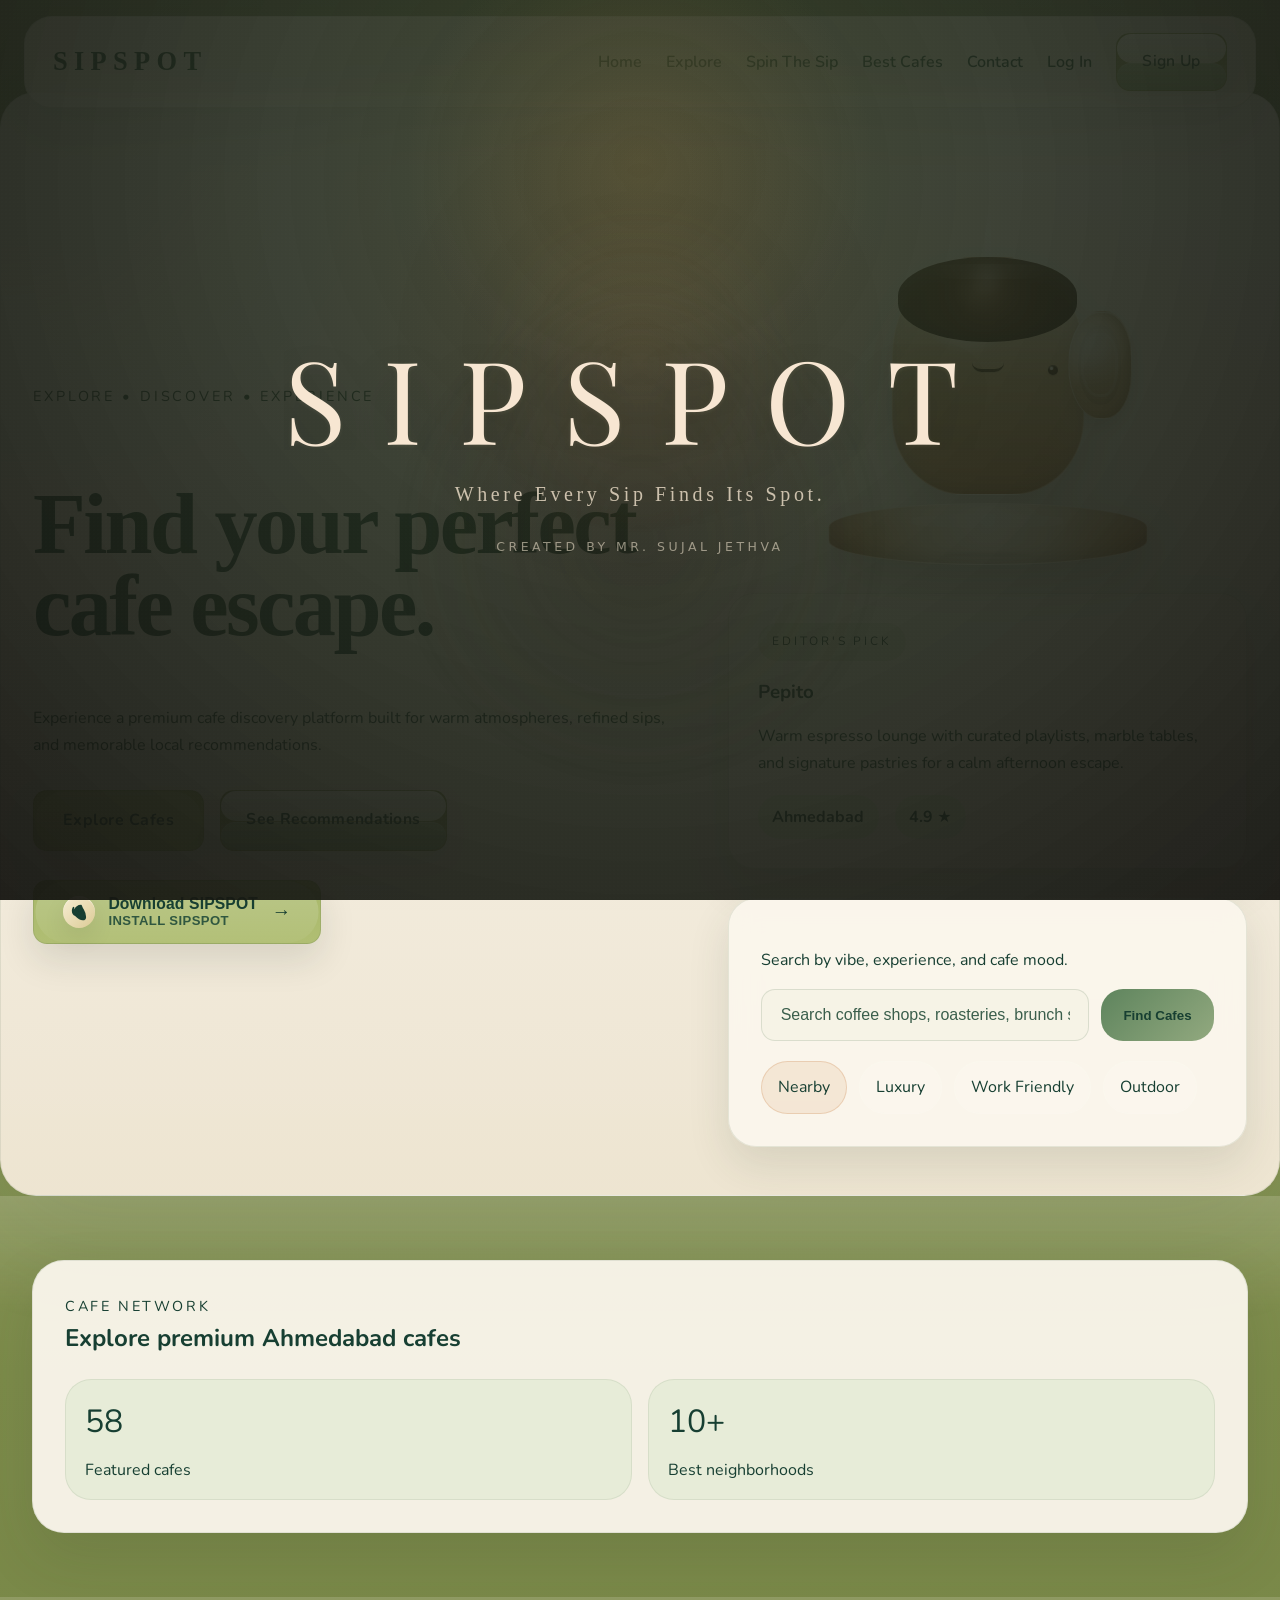
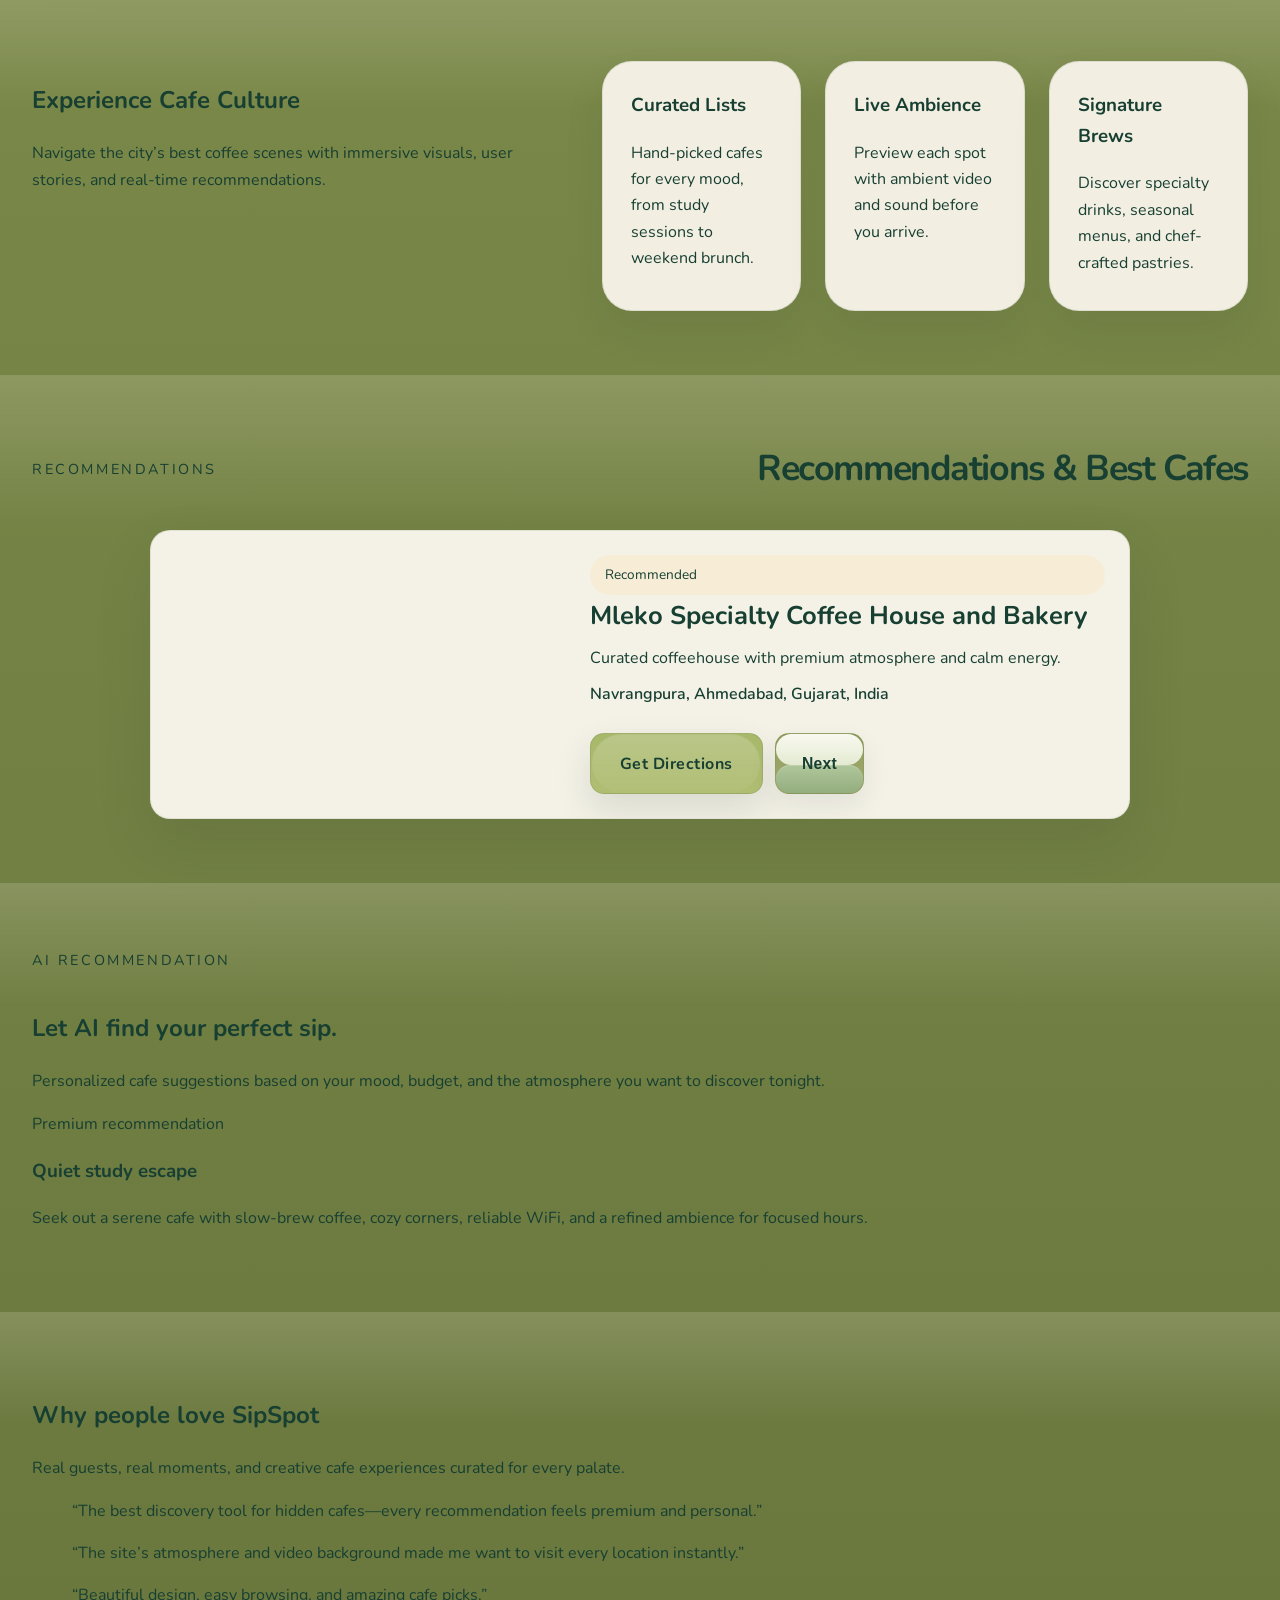
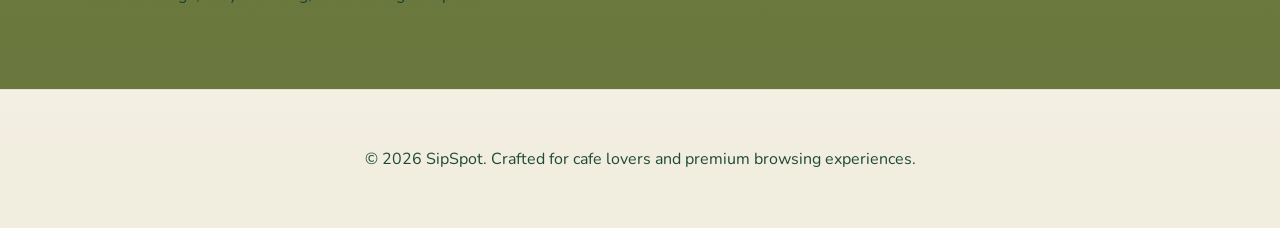
<file: index.html>
<!DOCTYPE html>
<html lang="en">
  <head>
    <meta charset="UTF-8" />
    <meta name="viewport" content="width=device-width, initial-scale=1.0" />
    <title>SipSpot Cafe Explorer</title>
    <link rel="stylesheet" href="styles.css?v=2" />
    <link rel="manifest" href="./manifest.webmanifest" />
    <link rel="apple-touch-icon" href="./icons/icon-192.jpg" />
    <link rel="icon" href="./icons/icon.jpg" type="image/jpeg" />
    <link rel="shortcut icon" href="./icons/icon-192.jpg" />
    <meta name="theme-color" content="#2b190f" />
    <meta name="mobile-web-app-capable" content="yes" />
    <meta name="apple-mobile-web-app-capable" content="yes" />
    <meta name="apple-mobile-web-app-status-bar-style" content="black-translucent" />
  </head>
  <body>
    <div id="intro-screen" class="intro-screen">
      <div class="intro-background"></div>
      <div class="intro-grain"></div>
      <div class="intro-haze"></div>
      <div class="intro-content">
        <div class="intro-title">SIPSPOT</div>
        <div class="intro-tagline">Where Every Sip Finds Its Spot.</div>
        <div class="intro-credit">Created by MR. SUJAL JETHVA</div>
      </div>
    </div>
    <div class="video-wrap">
      <video autoplay muted loop playsinline preload="auto" class="bg-video">
        <source src="https://cdn.coverr.co/videos/coverr-coffee-shop-1012/1080p.mp4" type="video/mp4" />
        Your browser does not support the video tag.
      </video>
      <div class="video-overlay"></div>
    </div>

    <header class="site-header">
      <div class="brand">SipSpot</div>
      <nav class="nav-links">
        <a href="index.html">Home</a>
        <a href="explore.html" onclick="return ensureExploreAccess(event)">Explore</a>
        <a href="spin.html">Spin The Sip</a>
        <a href="#featured">Best Cafes</a>
        <a href="#contact">Contact</a>
        <a href="login.html">Log In</a>
        <a href="signup.html" class="button secondary cta-simple">Sign Up</a>
      </nav>
      <button class="menu-toggle" aria-label="Toggle navigation">☰</button>
    </header>

    <main class="hero-section">
      <div class="hero-copy">
        <span class="eyebrow">EXPLORE • DISCOVER • EXPERIENCE</span>
        <h1>Find your perfect cafe escape.</h1>
        <p>Experience a premium cafe discovery platform built for warm atmospheres, refined sips, and memorable local recommendations.</p>
        <div class="hero-actions">
          <a href="explore.html" class="button primary" onclick="return ensureExploreAccess(event)">Explore Cafes</a>
          <a href="#featured" class="button secondary cta-simple">See Recommendations</a>
        </div>
        <div class="install-panel">
          <button id="install-btn" class="button primary install-button" type="button">
            <span class="install-icon" aria-hidden="true">
              <svg viewBox="0 0 24 24" xmlns="http://www.w3.org/2000/svg" role="img" aria-hidden="true">
                <path d="M6.5 10.5C8.3 7.1 11 5 14 5c0 0 .8 2.2 2.2 4.6 1.4 2.4 2.3 5.3 2.3 7.5 0 1.5-1.2 2.7-2.7 2.7-2.1 0-4.8-1.6-7.8-4.6C5.5 14.3 5 12.2 5 10.5c0-1.2.3-2.4.9-3.4" fill="none" stroke="currentColor" stroke-width="1.8" stroke-linecap="round" stroke-linejoin="round" />
                <path d="M12 7v6" stroke="currentColor" stroke-width="1.8" stroke-linecap="round" />
                <path d="M9.5 11.5L12 14l2.5-2.5" stroke="currentColor" stroke-width="1.8" stroke-linecap="round" stroke-linejoin="round" />
              </svg>
            </span>
            <span class="install-copy">
              <span class="install-title">Download SIPSPOT</span>
              <span class="install-subtitle">INSTALL SIPSPOT</span>
            </span>
          </button>
        </div>
      </div>
      <div class="hero-right">
        <div class="hero-cup-illustration" aria-hidden="true">
          <div class="cup-shadow"></div>
          <div class="cup-wrap">
            <div class="cup-steam">
              <span></span>
              <span></span>
            </div>
            <div class="cup-body"></div>
            <div class="cup-handle"></div>
            <div class="cup-fill"></div>
            <div class="cup-face">
              <span class="cup-eye cup-eye--left"></span>
              <span class="cup-eye cup-eye--right"></span>
              <span class="cup-smile"></span>
            </div>
          </div>
          <div class="cup-saucer"></div>
        </div>
        <div class="hero-panel">
          <span class="hero-badge">Editor's Pick</span>
          <h3>Pepito</h3>
          <p>Warm espresso lounge with curated playlists, marble tables, and signature pastries for a calm afternoon escape.</p>
          <div class="hero-panel-meta">
            <span>Ahmedabad</span>
            <span>4.9 ★</span>
          </div>
        </div>
        <div class="hero-search-card">
          <p>Search by vibe, experience, and cafe mood.</p>
          <div class="search-box">
            <input id="hero-search-input" type="text" placeholder="Search coffee shops, roasteries, brunch spots..." aria-label="Search cafes" />
            <button id="hero-search-button" type="button">Find Cafes</button>
          </div>
          <div class="search-chips">
            <span class="active">Nearby</span>
            <span>Luxury</span>
            <span>Work Friendly</span>
            <span>Outdoor</span>
          </div>
        </div>
      </div>
    </main>

    <section class="section cafe-network-card">
      <div class="rating-card">
        <div>
          <span class="eyebrow">Cafe Network</span>
          <h2>Explore premium Ahmedabad cafes</h2>
        </div>
        <div class="rating-summary">
          <div class="rating-stat">
            <span>58</span>
            <p>Featured cafes</p>
          </div>
          <div class="rating-stat">
            <span>10+</span>
            <p>Best neighborhoods</p>
          </div>
        </div>
      </div>
    </section>

    <section id="explore" class="section intro-grid">
      <div>
        <h2>Experience Cafe Culture</h2>
        <p>Navigate the city’s best coffee scenes with immersive visuals, user stories, and real-time recommendations.</p>
      </div>
      <div class="feature-grid">
        <article>
          <h3>Curated Lists</h3>
          <p>Hand-picked cafes for every mood, from study sessions to weekend brunch.</p>
        </article>
        <article>
          <h3>Live Ambience</h3>
          <p>Preview each spot with ambient video and sound before you arrive.</p>
        </article>
        <article>
          <h3>Signature Brews</h3>
          <p>Discover specialty drinks, seasonal menus, and chef-crafted pastries.</p>
        </article>
      </div>
    </section>

    <section id="featured" class="section featured-cafes">
      <div class="section-header">
        <span class="eyebrow">Recommendations</span>
        <h2>Recommendations & Best Cafes</h2>
      </div>
      <div id="featured-rotator" class="featured-rotator">
        <div class="featured-card rotating-fade" id="featured-card">
          <div class="featured-media" id="featured-media" aria-hidden="true"></div>
          <div class="featured-copy">
            <span class="card-tag" id="featured-tag">Curated Pick</span>
            <h3 id="featured-name">Pepito</h3>
            <p id="featured-vibe">Warm espresso lounge with curated playlists, marble tables, and signature pastries.</p>
            <p class="featured-address" id="featured-address">Ahmedabad, Gujarat, India</p>
            <div class="featured-actions">
              <a id="featured-explore" class="button primary" target="_blank" rel="noreferrer noopener">Get Directions</a>
              <button id="featured-next" class="button secondary cta-simple">Next</button>
            </div>
          </div>
        </div>
      </div>
    </section>

    <section class="section ai-recommendation">
      <div class="ai-panel">
        <div class="ai-copy">
          <span class="eyebrow">AI Recommendation</span>
          <h2>Let AI find your perfect sip.</h2>
          <p>Personalized cafe suggestions based on your mood, budget, and the atmosphere you want to discover tonight.</p>
          <div class="ai-badge">Premium recommendation</div>
        </div>
        <div class="ai-card">
          <h3>Quiet study escape</h3>
          <p>Seek out a serene cafe with slow-brew coffee, cozy corners, reliable WiFi, and a refined ambience for focused hours.</p>
        </div>
      </div>
    </section>

    <section id="testimonials" class="section testimonials-section">
      <div>
        <h2>Why people love SipSpot</h2>
        <p>Real guests, real moments, and creative cafe experiences curated for every palate.</p>
      </div>
      <div class="testimonial-grid">
        <blockquote>“The best discovery tool for hidden cafes—every recommendation feels premium and personal.”</blockquote>
        <blockquote>“The site’s atmosphere and video background made me want to visit every location instantly.”</blockquote>
        <blockquote>“Beautiful design, easy browsing, and amazing cafe picks.”</blockquote>
      </div>
    </section>

    

    <footer class="site-footer">
      <p>© 2026 SipSpot. Crafted for cafe lovers and premium browsing experiences.</p>
    </footer>

    <div id="pwa-install-modal" class="pwa-install-modal hidden" role="dialog" aria-modal="true" aria-labelledby="pwa-install-title">
      <div class="pwa-install-content">
        <div class="pwa-modal-header">
          <div>
            <span class="pwa-install-badge">Take SIPSPOT With You ☕</span>
            <h2 id="pwa-install-title" class="pwa-modal-title">Install SIPSPOT</h2>
          </div>
          <button type="button" class="pwa-install-close pwa-close" aria-label="Close install instructions">×</button>
        </div>
        <p class="pwa-modal-copy">Install SIPSPOT and discover your next cafe faster from your home screen.</p>
        <div id="pwa-install-instructions" class="pwa-instruction-list"></div>
        <div class="pwa-install-actions">
          <button type="button" class="pwa-install-action">INSTALL SIPSPOT</button>
          <button type="button" class="pwa-install-cancel">NOT NOW</button>
        </div>
      </div>
    </div>

    <script src="script.js"></script>
    <div id="cinematic-bg" aria-hidden="true"></div>
    <div id="cinematic-overlay" aria-hidden="true">
      <div class="vignette"></div>
      <div class="light-rays"></div>
      <canvas class="cinematic-canvas" id="cinematic-canvas"></canvas>
      <div class="overlay-spot"></div>
    </div>
  </body>
</html>
</file>
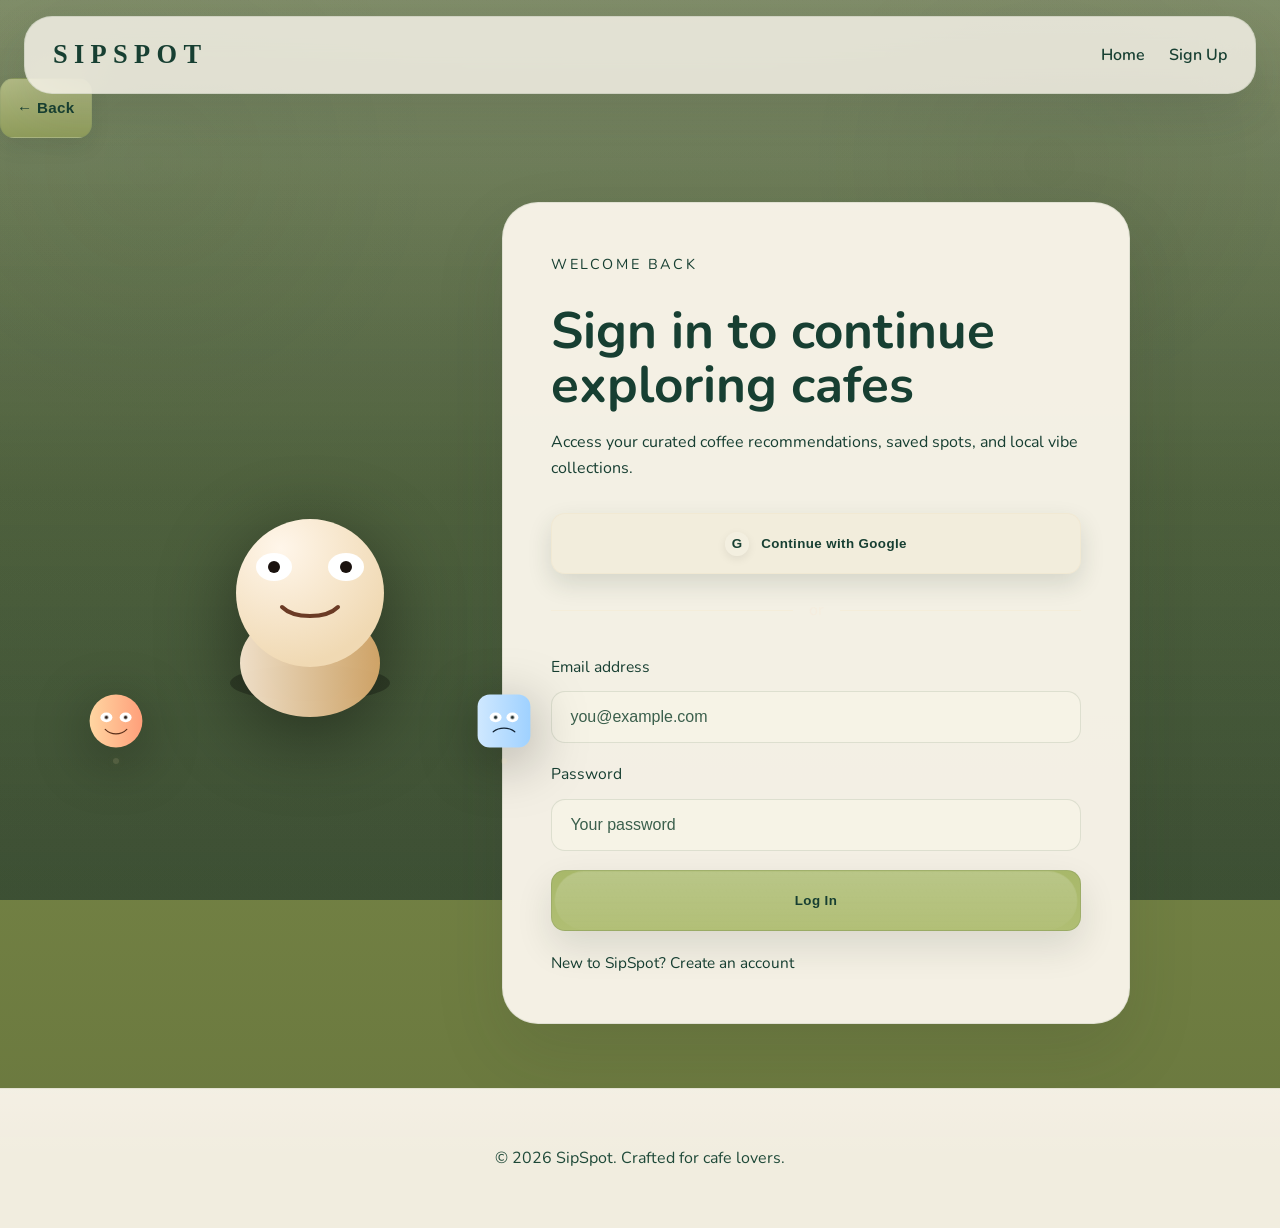
<file: explore.html>
<!DOCTYPE html>
<html lang="en">
  <head>
    <meta charset="UTF-8" />
    <meta name="viewport" content="width=device-width, initial-scale=1.0" />
    <title>Explore Cafes - SipSpot</title>
    <link rel="stylesheet" href="styles.css?v=2" />
    <link rel="manifest" href="./manifest.webmanifest" />
    <link rel="apple-touch-icon" href="./icons/icon-192.jpg" />
    <link rel="icon" href="./icons/icon.jpg" type="image/jpeg" />
    <link rel="shortcut icon" href="./icons/icon-192.jpg" />
    <meta name="theme-color" content="#2b190f" />
    <meta name="mobile-web-app-capable" content="yes" />
    <meta name="apple-mobile-web-app-capable" content="yes" />
    <meta name="apple-mobile-web-app-status-bar-style" content="black-translucent" />
  </head>
  <body>
    <div class="video-wrap">
      <video autoplay muted loop playsinline preload="auto" class="bg-video">
        <source src="https://cdn.coverr.co/videos/coverr-coffee-shop-1012/1080p.mp4" type="video/mp4" />
        Your browser does not support the video tag.
      </video>
      <div class="video-overlay"></div>
    </div>

    <header class="site-header auth-header">
      <div class="brand">SipSpot</div>
      <nav class="nav-links">
        <a href="index.html">Home</a>
        <a href="explore.html" class="active">Explore</a>
        <a href="spin.html">Spin The Sip</a>
        <a href="login.html">Log In</a>
        <a href="signup.html" class="button secondary cta-simple">Sign Up</a>
      </nav>
    </header>
    <button class="button secondary back-button" type="button" onclick="goBack()">← Back</button>

    <main class="section explore-page">
      <section class="explore-hero">
        <div>
          <span class="eyebrow">Cafe Explorer</span>
          <h1>Ahmedabad cafe moods</h1>
          <p>Only the cafe name, vibe, and directions — designed to feel luxurious, calm, and effortless.</p>
        </div>
        <div class="platform-stats">
          <div>
            <span class="stat-label">Curated list</span>
            <strong>58 cafes</strong>
          </div>
          <div>
            <span class="stat-label">City coverage</span>
            <strong>Ahmedabad</strong>
          </div>
        </div>
      </section>

      <section class="section explore-list-section">
        <div class="section-header">
          <span class="eyebrow">All cafes in one view</span>
          <h2>Premium cafe showcase</h2>
          <p class="section-subtitle">Every cafe is visible together in a single premium grid. Hover to focus, click to open exact directions.</p>
        </div>
        <div class="explore-search-panel">
          <input id="explore-search-input" class="explore-search-input" type="search" placeholder="Search cafes by name..." aria-label="Search cafes in the gallery" />
          <span class="search-hint">Start typing to filter the entire cafe collection.</span>
        </div>
        <div class="add-cafe-panel">
          <form id="add-cafe-form" class="add-cafe-form" novalidate>
            <h3>Add a Cafe</h3>
            <p class="form-sub">Only name, vibe and Google Maps link are required.</p>
            <label for="add-name">Cafe Name</label>
            <input id="add-name" name="name" type="text" placeholder="Enter cafe name" required />

            <label for="add-vibe">Cafe Vibe</label>
            <input id="add-vibe" name="vibe" type="text" placeholder="Describe the cafe vibe" required />

            <label for="add-link">Cafe Location Link</label>
            <input id="add-link" name="link" type="url" placeholder="Paste Google Maps location link" required />

            <div class="form-row">
              <button id="add-cafe-btn" class="button primary">+ ADD CAFE</button>
              <div id="add-cafe-msg" class="add-cafe-msg" aria-live="polite"></div>
            </div>
          </form>
        </div>
        <div class="explore-grid" id="cafe-gallery"></div>
      </section>
    </main>

    <footer class="site-footer auth-footer-note">
      <p>© 2026 SipSpot.</p>
    </footer>

    <script src="script.js"></script>
    <div id="cinematic-bg" aria-hidden="true"></div>
    <div id="cinematic-overlay" aria-hidden="true">
      <div class="vignette"></div>
      <div class="light-rays"></div>
      <canvas class="cinematic-canvas" id="cinematic-canvas"></canvas>
      <div class="overlay-spot"></div>
    </div>
  </body>
</html>
</file>
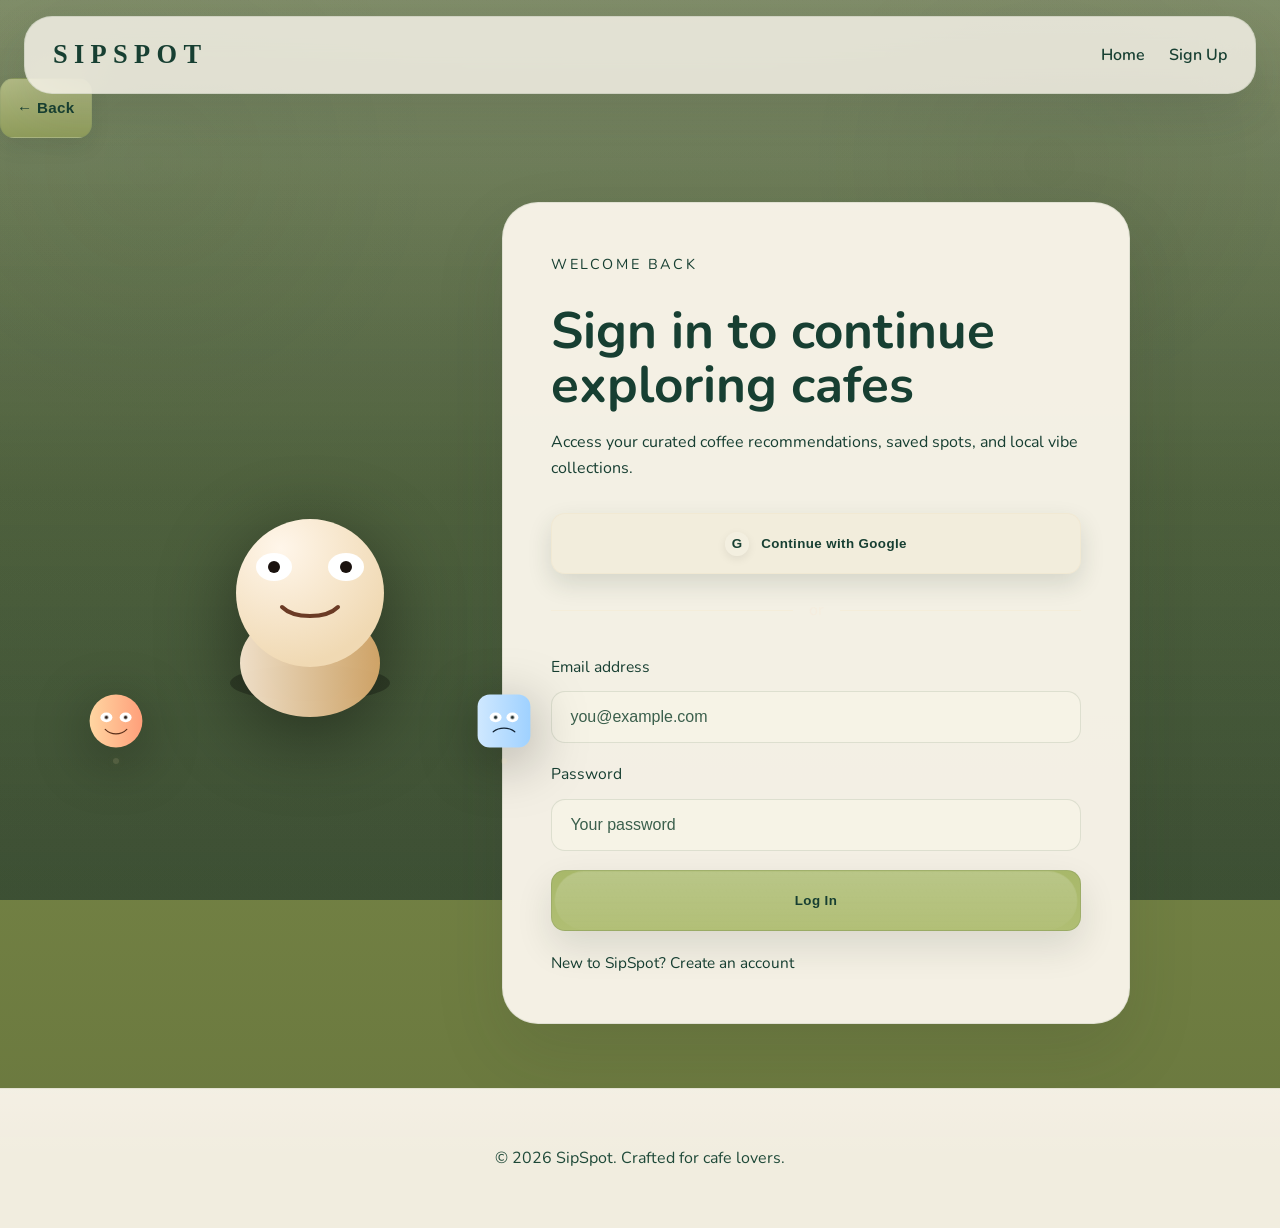
<file: login.html>
<!DOCTYPE html>
<html lang="en">
  <head>
    <meta charset="UTF-8" />
    <meta name="viewport" content="width=device-width, initial-scale=1.0" />
    <title>Sign In - SipSpot</title>
    <link rel="stylesheet" href="styles.css?v=2" />
    <link rel="manifest" href="./manifest.webmanifest" />
    <link rel="apple-touch-icon" href="./icons/icon-192.jpg" />
    <link rel="icon" href="./icons/icon.jpg" type="image/jpeg" />
    <link rel="shortcut icon" href="./icons/icon-192.jpg" />
    <meta name="theme-color" content="#2b190f" />
    <meta name="mobile-web-app-capable" content="yes" />
    <meta name="apple-mobile-web-app-capable" content="yes" />
    <meta name="apple-mobile-web-app-status-bar-style" content="black-translucent" />
  </head>
  <body>
    <div class="video-wrap">
      <video autoplay muted loop playsinline preload="auto" class="bg-video">
        <source src="https://cdn.coverr.co/videos/coverr-coffee-shop-1012/1080p.mp4" type="video/mp4" />
        Your browser does not support the video tag.
      </video>
      <div class="video-overlay"></div>
    </div>

    <header class="site-header auth-header">
      <div class="brand">SipSpot</div>
      <nav class="nav-links">
        <a href="index.html">Home</a>
        <a href="signup.html">Sign Up</a>
      </nav>
    </header>
    <button class="button secondary back-button" type="button" onclick="goBack()">← Back</button>

    <main class="auth-page">
      <div class="auth-layout">
        <div class="character-wrap" aria-hidden="true">
          <div class="characters-group">
            <div class="side-character left">
              <!-- Small fun left character -->
              <svg class="small-character small-left" viewBox="0 0 140 140" xmlns="http://www.w3.org/2000/svg" aria-hidden="true">
                <defs>
                  <linearGradient id="gLeft" x1="0" x2="1"><stop offset="0%" stop-color="#ffd6a2"/><stop offset="100%" stop-color="#ff9f7a"/></linearGradient>
                </defs>
                <g transform="translate(70,70)">
                  <circle cx="0" cy="0" r="44" fill="url(#gLeft)" />
                  <g class="eye left-eye-small" transform="translate(-16,-6)">
                    <ellipse cx="0" cy="0" rx="10" ry="8" fill="#fff"/>
                    <circle class="pupil-small" cx="0" cy="0" r="3" fill="#2b1e17"/>
                  </g>
                  <g class="eye right-eye-small" transform="translate(16,-6)">
                    <ellipse cx="0" cy="0" rx="10" ry="8" fill="#fff"/>
                    <circle class="pupil-small" cx="0" cy="0" r="3" fill="#2b1e17"/>
                  </g>
                  <path d="M-18,14 C-8,24 8,24 18,14" stroke="#5a2f1a" stroke-width="2" fill="none" stroke-linecap="round"/>
                </g>
              </svg>
            </div>
            <div class="main-character">
          <!-- Cute 3D-style cartoon character (SVG layers) -->
          <svg class="character" viewBox="0 0 280 300" xmlns="http://www.w3.org/2000/svg" aria-hidden="true">
            <defs>
              <radialGradient id="skinGrad" cx="30%" cy="20%" r="80%">
                <stop offset="0%" stop-color="#fff6ea" stop-opacity="1"/>
                <stop offset="100%" stop-color="#f0d9b3" stop-opacity="1"/>
              </radialGradient>
              <linearGradient id="cupGrad" x1="0" x2="1">
                <stop offset="0%" stop-color="#f8e7d0"/>
                <stop offset="100%" stop-color="#d6a86a"/>
              </linearGradient>
            </defs>
            <g class="shadow" transform="translate(140,220)">
              <ellipse cx="0" cy="0" rx="80" ry="18" fill="rgba(0,0,0,0.28)"/>
            </g>
            <g class="body" transform="translate(140,140)">
              <ellipse cx="0" cy="60" rx="70" ry="54" fill="url(#cupGrad)" opacity="0.95"/>
              <circle cx="0" cy="-10" r="74" fill="url(#skinGrad)"/>
            </g>
            <g class="face" transform="translate(140,110)">
              <g class="eye left-eye" transform="translate(-36,-6)">
                <ellipse class="sclera" cx="0" cy="0" rx="18" ry="14" fill="#fff"/>
                <circle class="pupil" id="pupil-left" cx="0" cy="0" r="6" fill="#1a120e"/>
              </g>
              <g class="eye right-eye" transform="translate(36,-6)">
                <ellipse class="sclera" cx="0" cy="0" rx="18" ry="14" fill="#fff"/>
                <circle class="pupil" id="pupil-right" cx="0" cy="0" r="6" fill="#1a120e"/>
              </g>
              <g class="mouth" transform="translate(0,28)">
                <path class="smile" d="M-28,6 C-16,18 16,18 28,6" stroke="#6b3b25" stroke-width="4" fill="none" stroke-linecap="round"/>
              </g>
              <!-- shy hand that can cover eyes -->
              <g class="hand left-hand" transform="translate(-40,4)">
                <ellipse cx="0" cy="0" rx="12" ry="8" fill="#e0c29a" opacity="0"/>
              </g>
              <g class="hand right-hand" transform="translate(40,4)">
                <ellipse cx="0" cy="0" rx="12" ry="8" fill="#e0c29a" opacity="0"/>
              </g>
            </g>
          </svg>
            </div>
            <div class="side-character right">
              <!-- Small fun right character -->
              <svg class="small-character small-right" viewBox="0 0 140 140" xmlns="http://www.w3.org/2000/svg" aria-hidden="true">
                <defs>
                  <linearGradient id="gRight" x1="0" x2="1"><stop offset="0%" stop-color="#cfe8ff"/><stop offset="100%" stop-color="#9fd1ff"/></linearGradient>
                </defs>
                <g transform="translate(70,70)">
                  <rect x="-44" y="-44" width="88" height="88" rx="20" fill="url(#gRight)" />
                  <g class="eye left-eye-small" transform="translate(-14,-6)">
                    <ellipse cx="0" cy="0" rx="10" ry="8" fill="#fff"/>
                    <circle class="pupil-small" cx="0" cy="0" r="3" fill="#1e2b2b"/>
                  </g>
                  <g class="eye right-eye-small" transform="translate(14,-6)">
                    <ellipse cx="0" cy="0" rx="10" ry="8" fill="#fff"/>
                    <circle class="pupil-small" cx="0" cy="0" r="3" fill="#1e2b2b"/>
                  </g>
                  <path d="M-18,18 C-8,10 8,10 18,18" stroke="#123" stroke-width="2" fill="none" stroke-linecap="round"/>
                </g>
              </svg>
            </div>
          </div>
        </div>
        <section class="auth-card">
        <div class="auth-copy">
          <span class="eyebrow">Welcome back</span>
          <h1>Sign in to continue exploring cafes</h1>
          <p>Access your curated coffee recommendations, saved spots, and local vibe collections.</p>
        </div>
        <form id="login-form" class="auth-form" action="#" method="post" onsubmit="event.preventDefault(); onAuthSuccess();">
          <button type="button" class="button google-button" onclick="continueWithGoogle()">
            <span class="google-icon">G</span>
            Continue with Google
          </button>
          <div class="auth-divider">or</div>
          <label>
            Email address
            <input type="email" name="email" placeholder="you@example.com" required />
          </label>
          <label>
            Password
            <input type="password" name="password" placeholder="Your password" required />
          </label>
          <button type="submit" class="button primary">Log In</button>
          <p class="auth-footer">
            New to SipSpot? <a href="signup.html">Create an account</a>
          </p>
        </form>
        </section>
      </div>
    </main>

    <footer class="site-footer auth-footer-note">
      <p>© 2026 SipSpot. Crafted for cafe lovers.</p>
    </footer>

    <script src="script.js"></script>
    <div id="cinematic-bg" aria-hidden="true"></div>
    <div id="cinematic-overlay" aria-hidden="true">
      <div class="vignette"></div>
      <div class="light-rays"></div>
      <canvas class="cinematic-canvas" id="cinematic-canvas"></canvas>
      <div class="overlay-spot"></div>
    </div>
  </body>
</html>
</file>
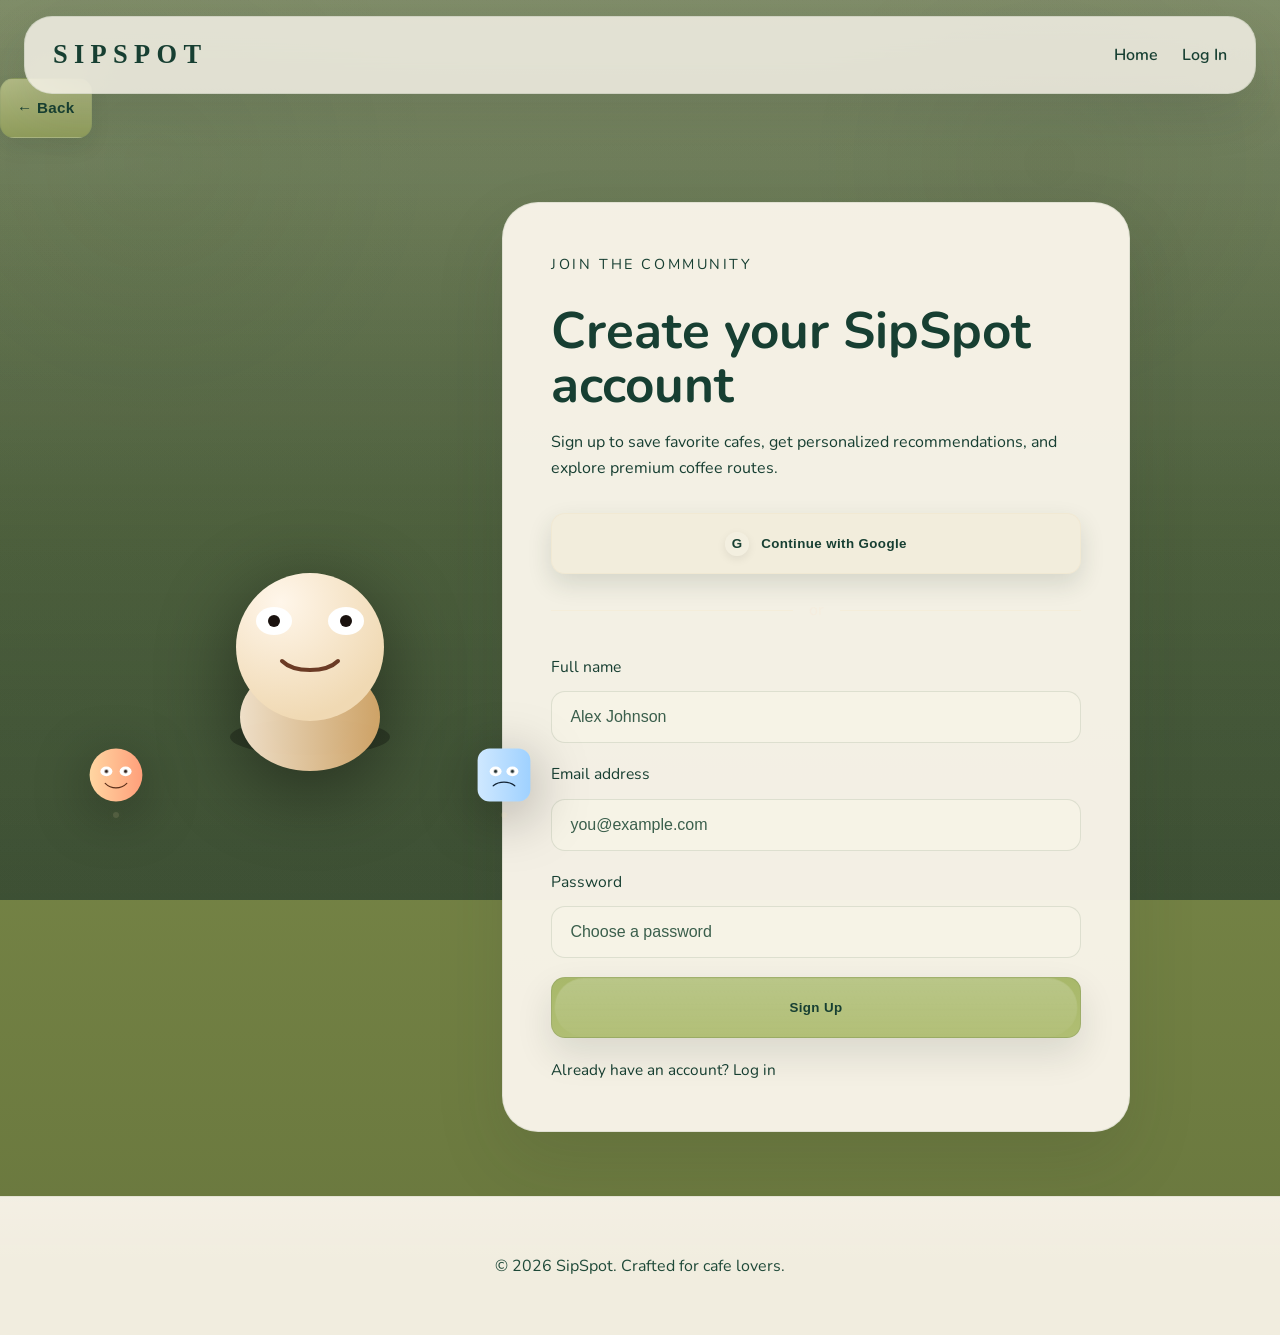
<file: signup.html>
<!DOCTYPE html>
<html lang="en">
  <head>
    <meta charset="UTF-8" />
    <meta name="viewport" content="width=device-width, initial-scale=1.0" />
    <title>Sign Up - SipSpot</title>
    <link rel="stylesheet" href="styles.css?v=2" />
    <link rel="manifest" href="./manifest.webmanifest" />
    <link rel="apple-touch-icon" href="./icons/icon-192.jpg" />
    <link rel="icon" href="./icons/icon.jpg" type="image/jpeg" />
    <link rel="shortcut icon" href="./icons/icon-192.jpg" />
    <meta name="theme-color" content="#2b190f" />
    <meta name="mobile-web-app-capable" content="yes" />
    <meta name="apple-mobile-web-app-capable" content="yes" />
    <meta name="apple-mobile-web-app-status-bar-style" content="black-translucent" />
  </head>
  <body>
    <div class="video-wrap">
      <video autoplay muted loop playsinline preload="auto" class="bg-video">
        <source src="https://cdn.coverr.co/videos/coverr-coffee-shop-1012/1080p.mp4" type="video/mp4" />
        Your browser does not support the video tag.
      </video>
      <div class="video-overlay"></div>
    </div>

    <header class="site-header auth-header">
      <div class="brand">SipSpot</div>
      <nav class="nav-links">
        <a href="index.html">Home</a>
        <a href="login.html">Log In</a>
      </nav>
    </header>
    <button class="button secondary back-button" type="button" onclick="goBack()">← Back</button>

    <main class="auth-page">
      <div class="auth-layout">
        <div class="character-wrap" aria-hidden="true">
          <div class="characters-group">
            <div class="side-character left">
              <svg class="small-character small-left" viewBox="0 0 140 140" xmlns="http://www.w3.org/2000/svg" aria-hidden="true">
                <defs>
                  <linearGradient id="gLeft2" x1="0" x2="1"><stop offset="0%" stop-color="#ffd6a2"/><stop offset="100%" stop-color="#ff9f7a"/></linearGradient>
                </defs>
                <g transform="translate(70,70)">
                  <circle cx="0" cy="0" r="44" fill="url(#gLeft2)" />
                  <g class="eye left-eye-small" transform="translate(-16,-6)">
                    <ellipse cx="0" cy="0" rx="10" ry="8" fill="#fff"/>
                    <circle class="pupil-small" cx="0" cy="0" r="3" fill="#2b1e17"/>
                  </g>
                  <g class="eye right-eye-small" transform="translate(16,-6)">
                    <ellipse cx="0" cy="0" rx="10" ry="8" fill="#fff"/>
                    <circle class="pupil-small" cx="0" cy="0" r="3" fill="#2b1e17"/>
                  </g>
                  <path d="M-18,14 C-8,24 8,24 18,14" stroke="#5a2f1a" stroke-width="2" fill="none" stroke-linecap="round"/>
                </g>
              </svg>
            </div>
            <div class="main-character">
          <svg class="character" viewBox="0 0 280 300" xmlns="http://www.w3.org/2000/svg" aria-hidden="true">
            <defs>
              <radialGradient id="skinGrad2" cx="30%" cy="20%" r="80%">
                <stop offset="0%" stop-color="#fff6ea" stop-opacity="1"/>
                <stop offset="100%" stop-color="#f0d9b3" stop-opacity="1"/>
              </radialGradient>
              <linearGradient id="cupGrad2" x1="0" x2="1">
                <stop offset="0%" stop-color="#f8e7d0"/>
                <stop offset="100%" stop-color="#d6a86a"/>
              </linearGradient>
            </defs>
            <g class="shadow" transform="translate(140,220)">
              <ellipse cx="0" cy="0" rx="80" ry="18" fill="rgba(0,0,0,0.28)"/>
            </g>
            <g class="body" transform="translate(140,140)">
              <ellipse cx="0" cy="60" rx="70" ry="54" fill="url(#cupGrad2)" opacity="0.95"/>
              <circle cx="0" cy="-10" r="74" fill="url(#skinGrad2)"/>
            </g>
            <g class="face" transform="translate(140,110)">
              <g class="eye left-eye" transform="translate(-36,-6)">
                <ellipse class="sclera" cx="0" cy="0" rx="18" ry="14" fill="#fff"/>
                <circle class="pupil" id="pupil-left" cx="0" cy="0" r="6" fill="#1a120e"/>
              </g>
              <g class="eye right-eye" transform="translate(36,-6)">
                <ellipse class="sclera" cx="0" cy="0" rx="18" ry="14" fill="#fff"/>
                <circle class="pupil" id="pupil-right" cx="0" cy="0" r="6" fill="#1a120e"/>
              </g>
              <g class="mouth" transform="translate(0,28)">
                <path class="smile" d="M-28,6 C-16,18 16,18 28,6" stroke="#6b3b25" stroke-width="4" fill="none" stroke-linecap="round"/>
              </g>
              <g class="hand left-hand" transform="translate(-40,4)">
                <ellipse cx="0" cy="0" rx="12" ry="8" fill="#e0c29a" opacity="0"/>
              </g>
              <g class="hand right-hand" transform="translate(40,4)">
                <ellipse cx="0" cy="0" rx="12" ry="8" fill="#e0c29a" opacity="0"/>
              </g>
            </g>
          </svg>
            </div>
            <div class="side-character right">
              <svg class="small-character small-right" viewBox="0 0 140 140" xmlns="http://www.w3.org/2000/svg" aria-hidden="true">
                <defs>
                  <linearGradient id="gRight2" x1="0" x2="1"><stop offset="0%" stop-color="#cfe8ff"/><stop offset="100%" stop-color="#9fd1ff"/></linearGradient>
                </defs>
                <g transform="translate(70,70)">
                  <rect x="-44" y="-44" width="88" height="88" rx="20" fill="url(#gRight2)" />
                  <g class="eye left-eye-small" transform="translate(-14,-6)">
                    <ellipse cx="0" cy="0" rx="10" ry="8" fill="#fff"/>
                    <circle class="pupil-small" cx="0" cy="0" r="3" fill="#1e2b2b"/>
                  </g>
                  <g class="eye right-eye-small" transform="translate(14,-6)">
                    <ellipse cx="0" cy="0" rx="10" ry="8" fill="#fff"/>
                    <circle class="pupil-small" cx="0" cy="0" r="3" fill="#1e2b2b"/>
                  </g>
                  <path d="M-18,18 C-8,10 8,10 18,18" stroke="#123" stroke-width="2" fill="none" stroke-linecap="round"/>
                </g>
              </svg>
            </div>
          </div>
        </div>
        <section class="auth-card">
        <div class="auth-copy">
          <span class="eyebrow">Join the community</span>
          <h1>Create your SipSpot account</h1>
          <p>Sign up to save favorite cafes, get personalized recommendations, and explore premium coffee routes.</p>
        </div>
        <form id="signup-form" class="auth-form" action="#" method="post" onsubmit="event.preventDefault(); onAuthSuccess();">
          <button type="button" class="button google-button" onclick="continueWithGoogle()">
            <span class="google-icon">G</span>
            Continue with Google
          </button>
          <div class="auth-divider">or</div>
          <label>
            Full name
            <input type="text" name="name" placeholder="Alex Johnson" required />
          </label>
          <label>
            Email address
            <input type="email" name="email" placeholder="you@example.com" required />
          </label>
          <label>
            Password
            <input type="password" name="password" placeholder="Choose a password" required />
          </label>
          <button type="submit" class="button primary">Sign Up</button>
          <p class="auth-footer">
            Already have an account? <a href="login.html">Log in</a>
          </p>
        </form>
        </section>
      </div>
    </main>

    <footer class="site-footer auth-footer-note">
      <p>© 2026 SipSpot. Crafted for cafe lovers.</p>
    </footer>

    <script src="script.js"></script>
    <div id="cinematic-bg" aria-hidden="true"></div>
    <div id="cinematic-overlay" aria-hidden="true">
      <div class="vignette"></div>
      <div class="light-rays"></div>
      <canvas class="cinematic-canvas" id="cinematic-canvas"></canvas>
      <div class="overlay-spot"></div>
    </div>
  </body>
</html>
</file>
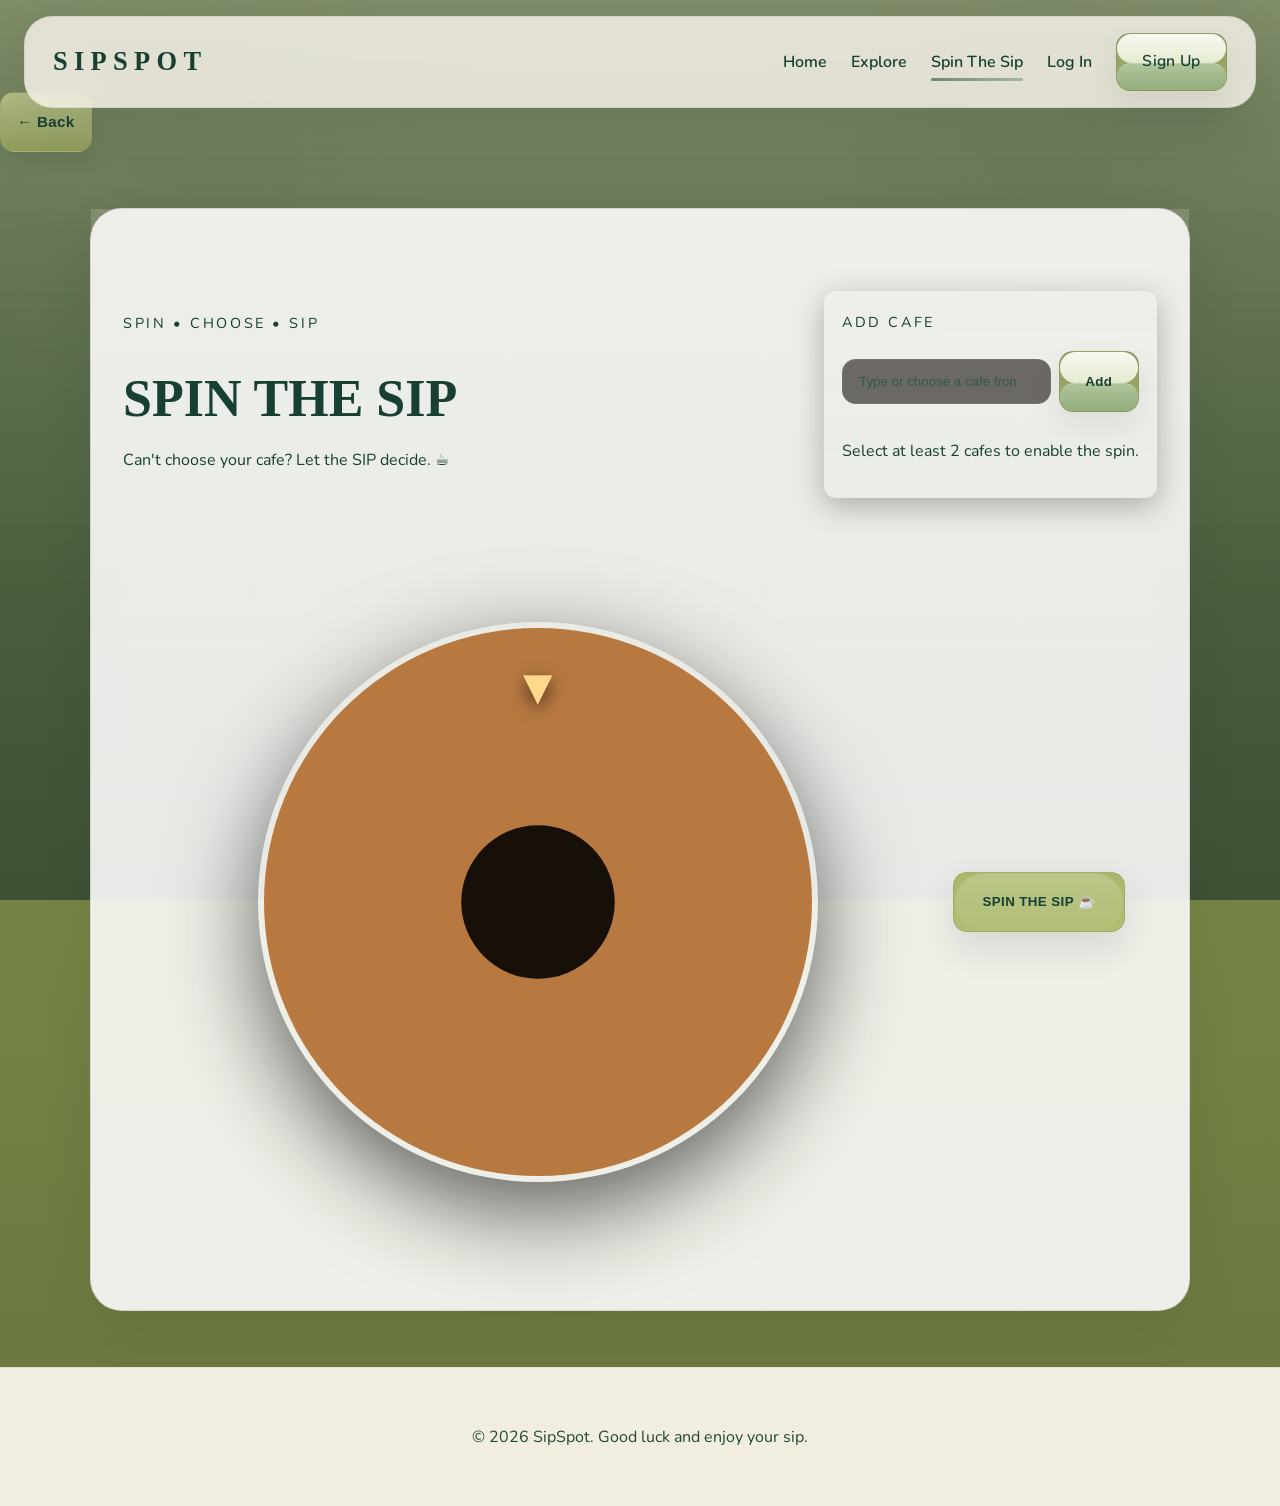
<file: spin.html>
<!DOCTYPE html>
<html lang="en">
  <head>
    <meta charset="UTF-8" />
    <meta name="viewport" content="width=device-width, initial-scale=1.0" />
    <title>Spin The Sip - SipSpot</title>
    <link rel="stylesheet" href="styles.css?v=2" />
    <link rel="manifest" href="./manifest.webmanifest" />
    <link rel="apple-touch-icon" href="./icons/icon-192.jpg" />
    <link rel="icon" href="./icons/icon.jpg" type="image/jpeg" />
    <link rel="shortcut icon" href="./icons/icon-192.jpg" />
    <meta name="theme-color" content="#2b190f" />
    <meta name="mobile-web-app-capable" content="yes" />
    <meta name="apple-mobile-web-app-capable" content="yes" />
    <meta name="apple-mobile-web-app-status-bar-style" content="black-translucent" />
  </head>
  <body>
    <div class="video-wrap">
      <video autoplay muted loop playsinline preload="auto" class="bg-video">
        <source src="https://cdn.coverr.co/videos/coverr-coffee-shop-1012/1080p.mp4" type="video/mp4" />
        Your browser does not support the video tag.
      </video>
      <div class="video-overlay"></div>
    </div>

    <header class="site-header">
      <div class="brand">SipSpot</div>
      <nav class="nav-links">
        <a href="index.html">Home</a>
        <a href="explore.html">Explore</a>
        <a href="spin.html" class="active">Spin The Sip</a>
        <a href="login.html">Log In</a>
        <a href="signup.html" class="button secondary cta-simple">Sign Up</a>
      </nav>
    </header>
    <button class="button secondary back-button" type="button" onclick="goBack()">← Back</button>

    <main class="section spin-page">
      <section class="spin-hero">
        <div>
          <span class="eyebrow">SPIN • CHOOSE • SIP</span>
          <h1>SPIN THE SIP</h1>
          <p class="tagline">Can't choose your cafe? Let the SIP decide. ☕</p>
        </div>
        <div class="spin-controls">
          <div class="add-cafe-panel">
            <label for="cafe-input" class="eyebrow">Add Cafe</label>
            <div class="add-row">
              <input id="cafe-input" list="cafes-datalist" placeholder="Type or choose a cafe from the list" />
              <datalist id="cafes-datalist"></datalist>
              <button id="add-cafe" class="button secondary">Add</button>
            </div>
            <div id="selected-list" class="selected-list"></div>
            <p id="selection-hint" class="selection-hint">Select 2–10 cafes to spin.</p>
          </div>
        </div>
      </section>

      <section class="section wheel-section">
        <div class="wheel-stage">
          <div class="wheel-wrap">
            <canvas id="wheel-canvas" width="600" height="600"></canvas>
            <div class="wheel-pointer">▼</div>
          </div>
        </div>
        <div class="spin-actions">
          <button id="spin-button" class="button primary" disabled>SPIN THE SIP ☕</button>
        </div>
      </section>

      <div id="winner-modal" class="winner-modal hidden">
        <div class="winner-card">
          <div class="celebration" id="celebration-canvas-wrap">
            <canvas id="celebration-canvas"></canvas>
          </div>
          <div class="winner-copy">
            <p class="eyebrow">YOUR SIP SPOT IS...</p>
            <h2 id="winner-name">—</h2>
            <p class="sub">Let's Go! ☕</p>
            <div class="winner-actions">
              <a id="go-to-cafe" class="button primary" target="_blank" rel="noreferrer noopener">GO TO CAFE</a>
              <button id="spin-again" class="button secondary">SPIN AGAIN</button>
            </div>
          </div>
        </div>
      </div>
    </main>

    <footer class="site-footer">
      <p>© 2026 SipSpot. Good luck and enjoy your sip.</p>
    </footer>

    <script src="script.js"></script>
    <div id="cinematic-bg" aria-hidden="true"></div>
    <div id="cinematic-overlay" aria-hidden="true">
      <div class="vignette"></div>
      <div class="light-rays"></div>
      <canvas class="cinematic-canvas" id="cinematic-canvas"></canvas>
      <div class="overlay-spot"></div>
    </div>
  </body>
</html>
</file>
<file: styles.css>
@import url('https://fonts.googleapis.com/css2?family=Playfair+Display:wght@600;700;900&family=Nunito:wght@300;400;600;700;800&display=swap');

:root {
  /* Organic green palette */
  --olive-primary: #7C8B4A;
  --olive-deep: #68763D;
  --olive-soft: #8F9C5B;
  --olive-muted: #A1AA70;
  --olive-light: #B4BC86;
  --forest: #173F32;
  --forest-2: #1E4938;
  --forest-3: #12382D;
  /* Explicit dark-green palette required by design */
  --dark-primary: #173F32; /* headings, primary text */
  --dark-secondary: #1E4938; /* secondary text */
  --dark-deep: #12382D; /* deep accents */
  --dark-muted: #315744; /* muted text */
  --accent-warm: #A8B86A;
  --accent-warm-2: #9EAF61;
  --accent-warm-3: #B0BE73;
  --bg-cream: #F6F3E6;
  --text: var(--dark-primary);
  --muted: rgba(27, 42, 33, 0.62);
  --shadow: rgba(37, 54, 41, 0.14);
  --surface: rgba(250, 247, 238, 0.96);
  --surface-soft: rgba(255, 255, 255, 0.72);

  color-scheme: light;
  font-family: 'Nunito', system-ui, -apple-system, 'Segoe UI', Roboto, 'Helvetica Neue', Arial;
  background-color: var(--sand);
  color: var(--text);
  font-size: 16px;
  line-height: 1.65;
  overflow-x: hidden;
}

/* Spin The Sip styles */
.spin-page {
  max-width: 1100px;
  margin: 3.5rem auto;
  padding: 2.5rem;
  border-radius: 32px;
  background: rgba(255, 255, 255, 0.88);
  border: 1px solid rgba(27, 44, 31, 0.12);
  box-shadow: 0 18px 50px rgba(31, 45, 35, 0.09);
}

.spin-hero {
  display: flex;
  gap: 2rem;
  align-items: center;
  justify-content: space-between;
}

.spin-hero h1 {
  font-family: "Cormorant Garamond", serif;
  font-size: clamp(2rem, 4.5vw, 3.25rem);
  margin: 0.25rem 0;
  color: #fff9ef;
}

.tagline { color: rgba(245,235,220,0.8); margin-top: 0.35rem; }

.add-cafe-panel { max-width: 420px; }
.add-row { display: flex; gap: 0.5rem; align-items: center; }
.add-row input { flex: 1; padding: 0.85rem 1rem; border-radius: 14px; border: 1px solid rgba(255,255,255,0.06); background: rgba(20,16,14,0.6); color: inherit; }

.selected-list { display:flex; flex-wrap:wrap; gap:0.5rem; margin-top:0.85rem }
.selected-chip { padding:0.45rem 0.8rem; border-radius:999px; background: linear-gradient(135deg, rgba(200,150,90,0.12), rgba(255,240,200,0.03)); border:1px solid rgba(255,220,150,0.08); display:inline-flex; gap:0.5rem; align-items:center }
.selected-chip .remove { margin-left:0.3rem; cursor:pointer; opacity:0.8 }

.selection-hint { margin-top:0.75rem; color: rgba(245,235,220,0.68); }

.wheel-section { display:flex; gap:2rem; align-items:center; justify-content:center; margin-top:2rem }
.wheel-stage { flex:1; display:flex; align-items:center; justify-content:center }
.wheel-wrap { position:relative; width: min(80vw, 560px); height: min(80vw,560px); display:grid; place-items:center; }
.wheel-wrap canvas { width:100%; height:100%; border-radius:50%; box-shadow: 0 30px 90px rgba(0,0,0,0.6), inset 0 6px 18px rgba(255,230,170,0.03); }
.wheel-pointer { position:absolute; top:6%; left:50%; transform:translateX(-50%); font-size:2.4rem; color:#ffd88c; text-shadow:0 6px 18px rgba(0,0,0,0.6) }

.spin-actions { display:flex; align-items:center; gap:1rem; }

.winner-modal { position:fixed; inset:0; display:grid; place-items:center; background: linear-gradient(rgba(3,3,2,0.55), rgba(12,8,6,0.75)); z-index:60 }
.winner-modal.hidden { display:none }
.winner-card { background: rgba(18,14,12,0.86); padding:2rem; border-radius:18px; border:1px solid rgba(255,230,170,0.08); box-shadow:0 40px 120px rgba(0,0,0,0.6); display:flex; gap:1.6rem; align-items:center }
.winner-copy { text-align:center }
.winner-copy h2 { font-size:2.4rem; margin:0.4rem 0; color:#fffdf6 }
.winner-copy .sub { margin-top:0; color:#ffd88c }
.winner-actions { display:flex; gap:0.8rem; margin-top:1rem }

.celebration canvas { width:360px; height:180px }

@media (max-width:900px) {
  .spin-hero { flex-direction:column; align-items:flex-start }
  .wheel-wrap { width: min(92vw, 420px); height: min(92vw, 420px) }
}


* {
  box-sizing: border-box;
}

body {
  margin: 0;
  min-height: 100vh;
  color: var(--text);
  background-image: radial-gradient(1200px 400px at 8% 12%, rgba(255,255,240,0.04), transparent 12%), radial-gradient(900px 360px at 92% 8%, rgba(0,0,0,0.03), transparent 14%), linear-gradient(180deg, var(--olive-light) 0%, var(--olive-primary) 40%, var(--olive-deep) 100%);
}

body::before {
  content: "";
  position: fixed;
  inset: 0;
  pointer-events: none;
  background: radial-gradient(circle at 12% 18%, rgba(57, 86, 55, 0.06), transparent 22%), radial-gradient(circle at 82% 18%, rgba(20, 30, 18, 0.06), transparent 20%);
  mix-blend-mode: overlay;
  z-index: -2;
}

body::after {
  content: "";
  position: fixed;
  inset: 0;
  pointer-events: none;
  background: linear-gradient(180deg, rgba(255,255,250,0.06), rgba(0,0,0,0.06));
  z-index: -1;
}

.video-wrap {
  position: fixed;
  inset: 0;
  z-index: -10;
  overflow: hidden;
  pointer-events: none;
}

.bg-video {
  width: 100%;
  height: 100%;
  object-fit: cover;
  will-change: transform;
  transform: scale(1.03);
  animation: slow-pan 60s linear infinite;
}

.video-overlay {
  position: absolute;
  inset: 0;
  background: linear-gradient(180deg, rgba(25, 47, 36, 0.38), rgba(37, 61, 50, 0.64));
  pointer-events: none;
}

@keyframes slow-pan {
  0% {
    transform: scale(1.03) translate(0, 0);
  }
  50% {
    transform: scale(1.05) translate(-1.3%, -0.7%);
  }
  100% {
    transform: scale(1.03) translate(0, 0);
  }
}

.intro-screen {
  position: fixed;
  inset: 0;
  z-index: 9999;
  overflow: hidden;
  pointer-events: none;
  display: grid;
  place-items: center;
  background: radial-gradient(circle at 50% 20%, #1b110a 0%, #080402 38%, #020101 100%);
  color: #f5e5cc;
  opacity: 1;
  transition: opacity 0.9s ease, visibility 0.9s ease;
}

.intro-screen.intro-hidden {
  opacity: 0;
  visibility: hidden;
}

body.intro-active {
  overflow: hidden;
}

.intro-background,
.intro-grain,
.intro-haze {
  position: absolute;
  inset: 0;
  pointer-events: none;
}

.intro-background {
  background: radial-gradient(circle at 50% 18%, rgba(187, 129, 65, 0.14), transparent 24%),
    radial-gradient(circle at 50% 38%, rgba(78, 44, 28, 0.16), transparent 32%);
}

.intro-haze {
  background: radial-gradient(circle at 50% 40%, rgba(242, 199, 130, 0.08), transparent 20%),
    radial-gradient(circle at 50% 60%, rgba(24, 12, 8, 0.24), transparent 30%);
  filter: blur(3px);
  opacity: 0.7;
}

.intro-grain {
  background-image: radial-gradient(circle, rgba(255,255,255,0.06) 1px, rgba(255,255,255,0) 1px);
  background-size: 4px 4px;
  opacity: 0.08;
  mix-blend-mode: overlay;
}

.intro-content {
  position: relative;
  z-index: 2;
  display: grid;
  gap: 1.8rem;
  align-items: center;
  justify-items: center;
  text-align: center;
  width: min(88vw, 1080px);
  padding: 0 1.5rem;
}

.intro-title {
  position: relative;
  font-family: "Cormorant Garamond", "Playfair Display", serif;
  font-size: clamp(3.8rem, 9vw, 7.2rem);
  line-height: 0.92;
  letter-spacing: 0.32em;
  text-transform: uppercase;
  color: #f7e6d2;
  opacity: 0;
  transform: scale(0.96) translateY(12px);
  text-shadow: 0 18px 48px rgba(12, 6, 3, 0.22), 0 1px 4px rgba(255, 241, 207, 0.1);
  overflow: hidden;
}

.intro-title::before {
  content: '';
  position: absolute;
  inset: 0;
  background: linear-gradient(90deg, rgba(255,255,255,0.18), rgba(255,255,255,0.02) 22%, rgba(255,255,255,0.18) 48%, rgba(255,255,255,0) 58%);
  opacity: 0;
  transform: translateX(-105%);
}

.intro-ready .intro-title {
  animation: title-reveal 2s ease-out 1.8s forwards;
}

.intro-ready .intro-title::before {
  animation: title-shine 1.8s ease-out 4.4s forwards;
}

@keyframes title-reveal {
  0% {
    opacity: 0;
    transform: scale(0.96) translateY(14px);
    letter-spacing: 0.28em;
    filter: blur(2px);
  }
  65% {
    opacity: 0.45;
    transform: scale(0.985) translateY(6px);
    letter-spacing: 0.30em;
    filter: blur(1px);
  }
  100% {
    opacity: 1;
    transform: scale(1) translateY(0);
    letter-spacing: 0.32em;
    filter: blur(0);
  }
}

@keyframes title-shine {
  0% {
    opacity: 0;
    transform: translateX(-105%);
  }
  38% {
    opacity: 0.16;
  }
  62% {
    opacity: 0.12;
    transform: translateX(12%);
  }
  100% {
    opacity: 0;
    transform: translateX(110%);
  }
}

.intro-tagline {
  opacity: 0;
  transform: translateY(18px);
  font-family: "Cormorant Garamond", serif;
  font-size: clamp(1rem, 2vw, 1.25rem);
  color: rgba(245, 229, 207, 0.78);
  letter-spacing: 0.18em;
  max-width: min(44rem, 86vw);
  line-height: 1.5;
}

.intro-ready .intro-tagline {
  animation: subtitle-reveal 1s ease-out 5s forwards;
}

@keyframes subtitle-reveal {
  0% {
    opacity: 0;
    transform: translateY(18px);
    letter-spacing: 0.22em;
  }
  100% {
    opacity: 1;
    transform: translateY(0);
    letter-spacing: 0.18em;
  }
}

.intro-credit {
  opacity: 0;
  transform: translateY(18px);
  font-family: Inter, ui-sans-serif, system-ui, sans-serif;
  font-size: 0.78rem;
  color: rgba(255, 241, 218, 0.52);
  letter-spacing: 0.28em;
  text-transform: uppercase;
  line-height: 1.4;
}

.intro-ready .intro-credit {
  animation: credit-reveal 1s ease-out 6.2s forwards;
}

@keyframes credit-reveal {
  from { opacity: 0; transform: translateY(14px); }
  to { opacity: 1; transform: translateY(0); }
}

.site-header {
  position: sticky;
  top: 1rem;
  z-index: 20;
  margin: 0 1.5rem;
  border-radius: 28px;
  display: flex;
  align-items: center;
  justify-content: space-between;
  padding: 1rem 1.75rem;
  backdrop-filter: blur(24px);
  background: rgba(255, 250, 242, 0.78);
  border: 1px solid rgba(106, 134, 102, 0.16);
  box-shadow: 0 20px 50px rgba(39, 59, 46, 0.12);
}

.brand {
  font-family: "Cormorant Garamond", serif;
  font-size: 1.65rem;
  font-weight: 700;
  letter-spacing: 0.24em;
  text-transform: uppercase;
  color: var(--forest);
}

.nav-links {
  display: flex;
  gap: 1.5rem;
  align-items: center;
}

.nav-links.open {
  display: flex;
  flex-direction: column;
  width: 100%;
  padding: 1rem 0;
  background: rgba(8, 10, 16, 0.95);
  position: absolute;
  top: 72px;
  left: 0;
  right: 0;
  border-top: 1px solid rgba(255, 255, 255, 0.08);
}

.nav-links.open a {
  width: 100%;
  padding: 0.9rem 1.5rem;
}

.nav-links a {
  color: var(--forest);
  text-decoration: none;
  transition: color 0.24s ease, transform 0.24s ease;
  position: relative;
  font-weight: 600;
}

.nav-links a:hover {
  color: var(--forest);
  transform: translateY(-1px);
}

a:focus-visible, button:focus-visible, .button:focus-visible {
  outline: 3px solid rgba(166, 190, 130, 0.28);
  outline-offset: 4px;
  border-radius: 12px;
}

.button:active {
  transform: translateY(1px) scale(0.995);
  box-shadow: 0 8px 18px rgba(18, 32, 24, 0.06);
}

.nav-links a.active::after {
  content: "";
  position: absolute;
  left: 0;
  right: 0;
  bottom: -0.35rem;
  height: 3px;
  border-radius: 999px;
  background: linear-gradient(135deg, #6f8b71, #a6b79f);
}

.hero-cta,
.button {
  display: inline-flex;
  align-items: center;
  justify-content: center;
  position: relative;
  overflow: visible;
  border: none;
  border-radius: 2.2rem;
  padding: 1rem 1.8rem;
  min-height: 3.8rem;
  cursor: pointer;
  font-weight: 700;
  text-decoration: none;
  letter-spacing: 0.03em;
  transition: transform 0.24s ease, box-shadow 0.24s ease, background 0.24s ease, color 0.24s ease;
  transform-style: preserve-3d;
  background-clip: padding-box;
  box-shadow: 0 10px 24px var(--shadow);
  border-radius: 14px;
}

.button::before,
.button::after {
  content: '';
  position: absolute;
  border-radius: 999px;
  transition: transform 0.24s ease, opacity 0.24s ease, background 0.24s ease;
}

.cta-simple {
  padding: 0.9rem 1.4rem;
  min-height: 3.6rem;
  font-size: 0.98rem;
  letter-spacing: 0.02em;
  font-weight: 700;
  box-shadow: 0 8px 20px rgba(24, 40, 30, 0.08);
  border: 1px solid rgba(88, 105, 82, 0.16);
  background: linear-gradient(180deg, var(--accent-warm) 0%, var(--accent-warm-2) 100%);
  color: var(--forest);
  border-radius: 14px;
}

.cta-simple:hover {
  transform: translateY(-1px);
  box-shadow: 0 14px 22px rgba(34, 47, 36, 0.14);
  background: linear-gradient(180deg, #f6faf0 0%, #e1e8c5 100%);
}

.cta-simple:active {
  transform: translateY(1px);
  box-shadow: 0 8px 16px rgba(34, 47, 36, 0.1);
}

.cta-simple::before,
.cta-simple::after {
  content: none;
}

.button::before {
  inset: 0;
  z-index: -2;
}

.button::after {
  z-index: -1;
}

.google-button {
  width: 100%;
  gap: 0.75rem;
  justify-content: center;
  background: rgba(236, 216, 176, 0.14);
  color: #f7e7c8;
  border: 1px solid rgba(236, 216, 176, 0.2);
}

.google-icon {
  width: 1.5rem;
  height: 1.5rem;
  display: inline-flex;
  align-items: center;
  justify-content: center;
  border-radius: 50%;
  background: rgba(255, 255, 255, 0.12);
  color: #f5e7d6;
  font-weight: 700;
  box-shadow: 0 3px 10px rgba(0, 0, 0, 0.08);
}

.auth-divider {
  display: flex;
  align-items: center;
  text-align: center;
  gap: 1rem;
  color: rgba(245, 235, 220, 0.72);
  margin: 0.25rem 0 0.75rem;
}

.auth-divider::before,
.auth-divider::after {
  content: "";
  flex: 1;
  height: 1px;
  background: rgba(246, 220, 153, 0.14);
}

.hero-cta,
.button.primary {
  background: linear-gradient(180deg, #fff7eb 0%, #d9ae73 100%);
  color: #3e2010;
  box-shadow: 0 20px 44px rgba(45, 24, 13, 0.28), inset 0 1px 1px rgba(255, 255, 255, 0.28);
}

.button.primary {
  padding: 0.95rem 1.8rem;
  background: linear-gradient(180deg, var(--accent-warm) 0%, var(--accent-warm-3) 100%);
  color: var(--forest);
  border: 1px solid rgba(92, 110, 78, 0.18);
  box-shadow: 0 16px 36px rgba(28, 45, 34, 0.12);
}

.button.primary::before {
  inset: 0;
  background: linear-gradient(180deg, rgba(255, 255, 255, 0.23), rgba(255, 255, 255, 0.04));
  opacity: 0.9;
  transform: scale(0.99);
}

.button.primary::after { display: none; }

.button.primary:hover {
  transform: translateY(-1px);
  box-shadow: 0 22px 58px rgba(55, 76, 59, 0.2);
}

.button.primary:active {
  transform: translateY(1px);
  box-shadow: 0 12px 28px rgba(43, 63, 51, 0.12);
}

.button.secondary {
  background: linear-gradient(180deg, var(--olive-soft) 0%, var(--olive-muted) 100%);
  color: var(--forest);
  border: 1px solid rgba(94, 112, 82, 0.14);
  padding: 0.85rem 1.6rem;
  box-shadow: 0 12px 28px rgba(28, 42, 34, 0.08);
}

.button.secondary.back-button {
  display: inline-flex;
  align-items: center;
  gap: 0.5rem;
  min-width: auto;
  padding: 0.78rem 1rem;
  font-size: 0.95rem;
  letter-spacing: 0.02em;
  background: linear-gradient(180deg, var(--olive-light) 0%, var(--olive-soft) 100%);
  border: 1px solid rgba(103, 129, 100, 0.12);
  color: var(--forest);
  border-radius: 14px;
  box-shadow: 0 10px 20px rgba(28, 42, 34, 0.08);
  transition: transform 0.22s ease, background 0.22s ease, box-shadow 0.22s ease;
  position: relative;
}

.button.secondary.back-button:hover {
  transform: translateY(-1px);
  background: rgba(255, 255, 255, 0.94);
  box-shadow: 0 16px 32px rgba(48, 72, 57, 0.16);
}

.button.secondary.back-button:active {
  transform: translateY(1px);
}

.button.secondary.back-button::before,
.button.secondary.back-button::after {
  content: none;
}

.button.secondary::before,
.button.secondary::after {
  content: '';
  position: absolute;
  left: 0;
  right: 0;
  border-radius: 1.9rem;
  z-index: -2;
}

.button.secondary::before {
  top: 0;
  height: 52%;
  background: linear-gradient(180deg, rgba(255, 255, 250, 0.94), rgba(232, 238, 215, 0.94));
  border-top-left-radius: 1.9rem;
  border-top-right-radius: 1.9rem;
}

.button.secondary::after {
  bottom: 0;
  height: 48%;
  background: linear-gradient(180deg, rgba(177, 201, 160, 0.92), rgba(147, 174, 129, 0.9));
  border-bottom-left-radius: 1.9rem;
  border-bottom-right-radius: 1.9rem;
}

.button.secondary::after {
  box-shadow: inset 0 1px 0 rgba(255, 255, 255, 0.18);
}

.button.secondary:hover {
  transform: translateY(-2px);
}

.button.secondary:active {
  transform: translateY(1px);
}

.button-fog-wrapper {
  position: relative;
  display: inline-flex;
  overflow: visible;
  vertical-align: middle;
}

.button-fog {
  position: absolute;
  left: 50%;
  top: -0.1rem;
  width: calc(100% + 0.4rem);
  height: 2.6rem;
  pointer-events: none;
  transform: translateX(-50%);
  overflow: visible;
  z-index: 0;
}

.button-fog span {
  position: absolute;
  bottom: 0;
  background: rgba(255, 255, 255, 0.18);
  filter: blur(7px);
  border-radius: 999px;
  opacity: 0;
  transform: translateY(4px) scale(0.82);
  animation: button-steam-rise 1s ease-out forwards;
}

.button-fog span:nth-child(1) { left: 8%; width: 0.65rem; height: 1.05rem; }
.button-fog span:nth-child(2) { left: 28%; width: 0.5rem; height: 0.95rem; }
.button-fog span:nth-child(3) { left: 50%; width: 0.6rem; height: 1.15rem; }
.button-fog span:nth-child(4) { left: 72%; width: 0.45rem; height: 0.9rem; }

@keyframes button-steam-rise {
  0% {
    opacity: 0;
    transform: translateY(6px) scale(0.78);
  }
  18% {
    opacity: 0.14;
    transform: translateY(2px) scale(0.85);
  }
  52% {
    opacity: 0.18;
    transform: translateY(-10px) scale(0.94);
  }
  100% {
    opacity: 0;
    transform: translateY(-20px) scale(1.02);
  }
}

@media (max-width: 720px) {
  .button-fog {
    height: 3rem;
    width: calc(100% + 0.9rem);
    top: -0.3rem;
  }

  .button-fog span {
    filter: blur(6px);
  }

  .button-fog span:nth-child(1) { width: 0.55rem; height: 1rem; }
  .button-fog span:nth-child(2) { width: 0.45rem; height: 0.85rem; }
  .button-fog span:nth-child(3) { width: 0.55rem; height: 1.1rem; }
  .button-fog span:nth-child(4) { width: 0.4rem; height: 0.85rem; }
}

.hero-right {
  display: grid;
  gap: 1.8rem;
}

.hero-panel {
  background: rgba(246, 241, 227, 0.94);
  border: 1px solid rgba(121, 143, 113, 0.18);
  border-radius: 26px;
  padding: 1.8rem;
  box-shadow: 0 20px 44px rgba(42, 57, 46, 0.12);
}

.hero-badge {
  display: inline-flex;
  text-transform: uppercase;
  letter-spacing: 0.24em;
  font-size: 0.75rem;
  color: #5f7a5c;
  background: rgba(209, 226, 186, 0.5);
  border-radius: 999px;
  padding: 0.55rem 0.9rem;
}

.hero-panel h3 {
  margin: 1rem 0 0.6rem;
  color: var(--forest);
}

.hero-panel p,
.hero-panel-meta {
  color: rgba(51, 61, 48, 0.82);
}

.hero-panel-meta {
  display: flex;
  gap: 1rem;
  flex-wrap: wrap;
  margin-top: 1.2rem;
  font-weight: 700;
}

.hero-panel-meta span {
  background: rgba(227, 237, 206, 0.82);
  padding: 0.55rem 0.9rem;
  border-radius: 999px;
  color: rgba(37, 50, 37, 0.92);
}

.hero-cup-illustration {
  position: relative;
  width: min(380px, 100%);
  max-width: 38rem;
  margin: 0 auto;
  align-self: center;
  justify-self: center;
  pointer-events: auto;
  perspective: 1200px;
}

.hero-cup-illustration::before {
  content: '';
  position: absolute;
  inset: 0;
  border-radius: 28px;
  background: radial-gradient(circle at 50% 40%, rgba(255, 238, 198, 0.06), transparent 32%);
  pointer-events: none;
}

.cup-shadow {
  position: absolute;
  bottom: 0.8rem;
  left: 50%;
  width: 64%;
  height: 24px;
  background: radial-gradient(ellipse at center, rgba(12, 8, 5, 0.36) 0%, transparent 62%);
  transform: translateX(-50%);
  filter: blur(3px);
  opacity: 0.85;
  z-index: 0;
}

.cup-wrap {
  position: relative;
  width: 100%;
  max-width: 320px;
  aspect-ratio: 1 / 1.2;
  margin: 0 auto;
  transform-style: preserve-3d;
  transition: transform 0.28s ease;
}

.cup-body {
  position: absolute;
  left: 20%;
  right: 20%;
  bottom: 18%;
  top: 20%;
  border-radius: 42% 42% 38% 38% / 42% 42% 32% 32%;
  background: radial-gradient(circle at 40% 18%, #fff9ef 0%, rgba(255,255,255,0.86) 10%, transparent 24%),
    linear-gradient(180deg, #f9f2e2 0%, #ecd9b9 25%, #d2b07d 52%, #b67d4a 100%);
  border: 1px solid rgba(255,255,255,0.36);
  box-shadow: inset 0 18px 32px rgba(255,255,255,0.24), inset 0 -5px 14px rgba(0,0,0,0.16), 0 18px 40px rgba(14, 9, 5, 0.16);
  overflow: hidden;
}

.cup-body::before {
  content: '';
  position: absolute;
  top: -5%;
  left: 10%;
  right: 10%;
  height: 16%;
  border-radius: 50%;
  background: radial-gradient(circle at 50% 25%, rgba(255,255,255,0.9) 0%, rgba(255,255,255,0) 48%);
  opacity: 0.85;
  pointer-events: none;
}

.cup-body::after {
  content: '';
  position: absolute;
  top: 16%;
  left: 8%;
  right: 8%;
  height: 38%;
  border-radius: 48% / 36%;
  background: radial-gradient(circle at 45% 20%, rgba(255,255,255,0.14), rgba(255,255,255,0) 48%);
  opacity: 0.7;
  pointer-events: none;
}

.cup-handle {
  position: absolute;
  width: 20%;
  height: 28%;
  right: 5%;
  top: 34%;
  border-radius: 52% 44% 44% 52%;
  background: radial-gradient(circle at 25% 25%, #faf4e9 0%, #f1e2cd 24%, #d1b082 54%, #b88d5f 100%);
  box-shadow: inset 0 1px 0 rgba(255,255,255,0.48), inset -4px 0 8px rgba(0,0,0,0.18), 0 8px 16px rgba(0,0,0,0.12);
  border: 1px solid rgba(255,255,255,0.38);
  overflow: hidden;
}

.cup-handle::before {
  content: '';
  position: absolute;
  inset: 12% 15%;
  border-radius: 50% 44% 44% 50%;
  background: radial-gradient(circle at 25% 25%, rgba(255,255,255,0.42), rgba(255,255,255,0) 36%),
    linear-gradient(180deg, rgba(255,255,255,0.12), rgba(0,0,0,0.08));
  box-shadow: inset 0 0 8px rgba(0,0,0,0.1);
}

.cup-handle::after {
  content: '';
  position: absolute;
  inset: 20% 20%;
  border-radius: 46% 40% 40% 46%;
  border: 3px solid rgba(255,255,255,0.18);
}

.cup-fill {
  position: absolute;
  left: 22%;
  right: 22%;
  top: 20%;
  height: 22%;
  background: radial-gradient(circle at 50% 24%, rgba(255,255,255,0.2) 0%, rgba(255,255,255,0) 18%),
    radial-gradient(circle at 45% 40%, rgba(255,236,189,0.16), rgba(255,236,189,0) 22%),
    radial-gradient(circle at 50% 40%, #6a3f25 0%, #3b1f0f 45%, #1f1008 100%);
  border-radius: 50% / 46%;
  box-shadow: inset 0 8px 18px rgba(255,255,255,0.12), inset 0 -4px 12px rgba(0,0,0,0.4);
  overflow: hidden;
}

.cup-fill::before {
  content: '';
  position: absolute;
  inset: 0;
  border-radius: inherit;
  background: radial-gradient(circle at 50% 35%, rgba(255,255,255,0.25) 0%, rgba(255,255,255,0) 34%);
  opacity: 0.35;
}

.cup-fill::after {
  content: '';
  position: absolute;
  left: 8%;
  right: 8%;
  top: 10%;
  height: 18%;
  border-radius: 46% / 55%;
  background: radial-gradient(circle at 50% 20%, rgba(255,255,255,0.26), rgba(255,255,255,0) 78%);
  opacity: 0.55;
  transform: translateY(-2px);
}

.cup-steam {
  position: absolute;
  left: 38%;
  top: 8%;
  width: 24%;
  height: 36%;
  pointer-events: none;
}

.cup-steam span {
  position: absolute;
  left: 50%;
  width: 8px;
  height: 100%;
  border-radius: 999px;
  background: radial-gradient(circle, rgba(255,255,255,0.82) 0%, rgba(255,255,255,0.08) 100%);
  opacity: 0.55;
  transform-origin: bottom center;
  animation: steam-rise 4.4s ease-in-out infinite;
  filter: blur(1px);
}

.cup-steam span:nth-child(1) {
  transform: translateX(-50%) translateY(0) scaleX(0.95);
  animation-delay: 0s;
}

.cup-steam span:nth-child(2) {
  transform: translateX(-50%) translateY(12%) scaleX(0.75);
  animation-delay: 1.4s;
}

.cup-face {
  position: absolute;
  left: 28%;
  right: 28%;
  top: 48%;
  display: flex;
  justify-content: space-between;
  align-items: center;
  pointer-events: none;
  filter: drop-shadow(0 1px 0 rgba(0,0,0,0.12));
}

.cup-eye {
  position: relative;
  width: 10px;
  height: 10px;
  border-radius: 50%;
  background: radial-gradient(circle at 35% 30%, #fffbf0 0%, rgba(255,255,255,0) 28%),
    radial-gradient(circle at 50% 50%, #3f2311 0%, #231108 100%);
  box-shadow: inset 0 1px 0 rgba(255,255,255,0.24), 0 1px 2px rgba(0,0,0,0.12);
  transition: transform 0.18s ease;
}

.cup-eye::after {
  content: '';
  position: absolute;
  top: 22%;
  left: 18%;
  width: 30%;
  height: 30%;
  border-radius: 50%;
  background: rgba(255,255,255,0.88);
  filter: blur(0.5px);
}

.cup-smile {
  position: absolute;
  left: 50%;
  bottom: -8%;
  width: 34px;
  height: 14px;
  border-radius: 0 0 18px 18px;
  transform: translateX(-50%) scaleX(0.95);
  transition: transform 0.22s ease, opacity 0.22s ease;
  background: linear-gradient(180deg, rgba(255,255,255,0.1), rgba(255,255,255,0) 48%);
}

.cup-smile::before {
  content: '';
  position: absolute;
  inset: 0 0 4px;
  border-bottom: 3px solid rgba(57,34,18,0.95);
  border-radius: 0 0 18px 18px;
}

.cup-saucer {
  position: absolute;
  left: 50%;
  bottom: 0;
  width: 84%;
  height: 16%;
  transform: translateX(-50%);
  border-radius: 50% / 40%;
  background: radial-gradient(circle at 50% 28%, #fff8ee 0%, #ebd7bb 42%, #d0a778 75%, #a86e41 100%);
  border: 1px solid rgba(255,255,255,0.42);
  box-shadow: inset 0 10px 22px rgba(255,255,255,0.24), inset 0 -6px 14px rgba(0,0,0,0.18), 0 18px 40px rgba(0,0,0,0.2);
}

.cup-saucer::before {
  content: '';
  position: absolute;
  left: 50%;
  top: 16%;
  width: 48%;
  height: 24%;
  transform: translateX(-50%);
  border-radius: 50% / 34%;
  background: rgba(255,255,255,0.18);
}

.cup-saucer::after {
  content: '';
  position: absolute;
  left: 50%;
  bottom: 12%;
  width: 28%;
  height: 6%;
  transform: translateX(-50%);
  border-radius: 50% / 50%;
  background: rgba(0,0,0,0.16);
  filter: blur(1px);
  opacity: 0.55;
}

.hero-cup-illustration:hover .cup-shadow {
  opacity: 1;
  transform: translateX(-50%) scale(1.04);
}

.hero-cup-illustration:hover .cup-steam span {
  animation-duration: 3s;
  opacity: 0.78;
}

.hero-cup-illustration:hover .cup-wrap,
.hero-cup-illustration.cup-hovered .cup-wrap {
  transform: translateY(-4px) rotate(-2deg) scale(1.01);
}

.hero-cup-illustration.cup-active .cup-wrap {
  animation: cup-breathe 6s ease-in-out infinite;
}

.hero-cup-illustration.cup-active .cup-smile {
  transform: translateX(-50%) scaleX(1.05) translateY(-1px);
}

.hero-cup-illustration.cup-active .cup-steam span {
  animation-duration: 3.1s;
  opacity: 0.78;
}

.cup-wrap {
  animation: cup-floating 6s ease-in-out infinite;
}

@keyframes cup-floating {
  0%, 100% { transform: translateY(0) rotate(0deg); }
  35% { transform: translateY(-6px) rotate(0.8deg); }
  70% { transform: translateY(-4px) rotate(-0.6deg); }
}

@keyframes cup-breathe {
  0%, 100% { transform: translateY(-2px) rotate(0deg); }
  25% { transform: translateY(-5px) rotate(0.4deg); }
  50% { transform: translateY(-3px) rotate(0deg); }
  75% { transform: translateY(-5px) rotate(-0.4deg); }
}

@keyframes steam-rise {
  0% { opacity: 0; transform: translate(-50%, 100%) scaleY(0.3); }
  20% { opacity: 0.54; transform: translate(-50%, 0%) scaleY(0.85); }
  50% { opacity: 0.24; transform: translate(-50%, -22%) scaleY(1.05); }
  80% { opacity: 0.08; transform: translate(-50%, -38%) scaleY(0.85); }
  100% { opacity: 0; transform: translate(-50%, -52%) scaleY(0.4); }
}

@media (max-width: 960px) {
  .hero-right {
    grid-template-columns: 1fr;
    align-items: center;
  }
  .hero-cup-illustration {
    width: min(320px, 78vw);
  }
}

@media (max-width: 680px) {
  .hero-cup-illustration {
    width: min(280px, 92vw);
  }
  .hero-copy {
    max-width: 100%;
  }
}

.menu-toggle {
  display: none;
  background: none;
  border: 1px solid rgba(255, 255, 255, 0.18);
  color: #f3f4f8;
  padding: 0.75rem 1rem;
  border-radius: 12px;
}

.hero-section {
  min-height: calc(100vh - 128px);
  display: grid;
  grid-template-columns: 1.2fr 0.95fr;
  gap: 2.5rem;
  align-items: center;
  padding: 5.5rem 2rem 3rem;
  background: radial-gradient(circle at top left, rgba(121, 145, 111, 0.2), transparent 24%),
    linear-gradient(180deg, rgba(255, 252, 245, 0.98), rgba(239, 230, 212, 0.98));
  border-radius: 36px;
  border: 1px solid rgba(80, 104, 87, 0.12);
  box-shadow: 0 34px 110px rgba(44, 63, 50, 0.12);
}

.hero-copy {
  max-width: 640px;
}

.hero-copy .eyebrow {
  color: var(--pine);
  text-transform: uppercase;
  letter-spacing: 0.2em;
}

.hero-section h1 {
  font-family: "Cormorant Garamond", serif;
  font-size: clamp(3.5rem, 8vw, 5.4rem);
  line-height: 0.95;
  letter-spacing: -0.03em;
  color: var(--forest);
}

.hero-section p {
  font-size: 1rem;
  max-width: 46rem;
  color: rgba(29, 45, 36, 0.82);
}

.eyebrow {
  display: inline-block;
  margin-bottom: 1rem;
  font-size: 0.9rem;
  letter-spacing: 0.18em;
  text-transform: uppercase;
  color: #ffd88c;
}

.hero-actions {
  display: flex;
  gap: 1rem;
  flex-wrap: wrap;
  margin-top: 2rem;
}

.hero-search-card {
  background: rgba(250, 246, 236, 0.96);
  border: 1px solid rgba(126, 146, 116, 0.18);
  border-radius: 28px;
  padding: 2rem;
  color: var(--text);
  backdrop-filter: blur(14px);
  box-shadow: 0 18px 42px rgba(47, 65, 51, 0.12);
}

.hero-search-card p {
  margin-bottom: 1rem;
  color: rgba(38, 54, 42, 0.78);
}

.search-box {
  display: grid;
  grid-template-columns: 1fr auto;
  gap: 0.75rem;
}

.search-box input {
  width: 100%;
  border: 1px solid rgba(119, 142, 115, 0.22);
  border-radius: 14px;
  background: var(--bg-cream);
  color: var(--text);
  padding: 1rem 1.15rem;
  font-size: 1rem;
}

.search-box input:focus {
  outline: 2px solid rgba(116, 142, 114, 0.4);
  outline-offset: 2px;
}

.search-box button {
  border: none;
  border-radius: 22px;
  padding: 1rem 1.4rem;
  background: linear-gradient(135deg, #5e845d, #92a97f);
  color: #f6f0e5;
  font-weight: 700;
  cursor: pointer;
  transition: transform 0.2s ease, box-shadow 0.2s ease, background 0.2s ease;
}

.search-box button:hover {
  transform: translateY(-2px);
  box-shadow: 0 18px 45px rgba(51, 70, 56, 0.18);
  background: linear-gradient(135deg, #3e6a51, #6d8f75);
}

.search-chips {
  display: flex;
  flex-wrap: wrap;
  gap: 0.75rem;
  margin-top: 1.25rem;
}

.search-chips span {
  padding: 0.75rem 1rem;
  border-radius: 999px;
  background: rgba(255, 255, 255, 0.08);
  color: #f5f0e8;
  border: 1px solid rgba(255, 255, 255, 0.08);
}

.search-chips span.active {
  background: rgba(216, 159, 114, 0.18);
  border-color: rgba(216, 159, 114, 0.35);
  color: #fffdf9;
}

.auth-page {
  min-height: calc(100vh - 88px);
  display: grid;
  place-items: center;
  padding: 4rem 2rem;
}

.auth-layout { display:flex; gap:2rem; align-items:center; justify-content:center; max-width:980px; width:100%; }
.auth-layout .auth-card { flex:1; min-width:320px }
.character-wrap { width:320px; display:flex; align-items:center; justify-content:center; pointer-events:none }
.character { width:280px; height:auto; filter:drop-shadow(0 18px 40px rgba(0,0,0,0.45)); transform:translateY(0); transition:transform 0.45s cubic-bezier(.2,.9,.2,1) }

/* idle breathing */
.character-wrap .character { animation: char-breathe 6s ease-in-out infinite }
@keyframes char-breathe { 0%{ transform:translateY(0)} 50%{ transform:translateY(-6px)} 100%{ transform:translateY(0)} }

/* eyes and pupil behavior */
.character .eye .pupil { transition: transform 0.12s linear; transform-box: fill-box; transform-origin: center; will-change: transform }
.pupil-small { transition: transform 0.12s linear; transform-box: fill-box; transform-origin: center; will-change: transform }

/* small character blink */
.small-character.blink ellipse { transform-origin:center; transform:scaleY(0.12); transition: transform 0.12s linear }
.small-character.blink .pupil-small { transform: translateY(3px); transition: transform 0.12s linear }
.character.blink .sclera { transform-origin:center; transform:scaleY(0.12); transition: transform 0.12s linear }
.character.blink .pupil { transition: transform 0.08s linear }

/* shy reaction */
.character.shy .hand { opacity:1; transform:translateY(-22px); transition:transform 0.36s ease, opacity 0.36s ease }
.character .hand { opacity:0; transform:translateY(0); transition:transform 0.36s ease, opacity 0.36s ease }

/* small smile when happy */
.character.smile .smile { stroke:#ffefc9; stroke-width:3; transform-origin:center; transition: stroke 0.18s ease }

@media (max-width:720px) {
  .auth-layout { flex-direction:column-reverse; gap:1rem }
  .character-wrap { width:220px }
  .character { width:200px }
}

/* characters group layout (three characters) */
.characters-group { display:flex; gap:12px; align-items:flex-end; justify-content:center }
.main-character { display:flex; align-items:center; justify-content:center }
.side-character { width:84px; display:flex; align-items:center; justify-content:center; position:relative }
.side-character svg { width:84px; height:auto; filter: drop-shadow(0 12px 28px rgba(0,0,0,0.35)); transform-origin:center; }

/* subtle idle bob for side characters */
.small-character { animation: small-bob 5s ease-in-out infinite; }
@keyframes small-bob { 0%{ transform:translateY(0) } 50%{ transform:translateY(-6px) } 100%{ transform:translateY(0) } }

/* tiny glow and particles (decorative) */
.side-character::after { content:''; position:absolute; width:6px; height:6px; border-radius:50%; background:rgba(255,230,170,0.12); box-shadow:0 0 10px rgba(255,230,170,0.08); transform:translateY(40px); pointer-events:none }

/* responsive: shrink side characters on small screens */
@media (max-width:720px) {
  .characters-group { gap:8px }
  .side-character { width:56px }
  .side-character svg { width:56px }
}

/* Add Cafe form styles */
.add-cafe-panel { max-width:820px; margin:18px auto 28px; padding:18px; background:linear-gradient(180deg, rgba(255,255,255,0.04), rgba(255,255,255,0.02)); border-radius:12px; box-shadow:0 8px 30px rgba(6,5,4,0.28); }
.add-cafe-form { display:flex; flex-direction:column; gap:10px }
.add-cafe-form h3 { margin:0; font-size:1.05rem }
.add-cafe-form .form-sub { margin:0; color:rgba(255,255,255,0.7); font-size:0.9rem }
.add-cafe-form label { font-size:0.86rem; color:rgba(255,255,255,0.85); margin-top:6px }
.add-cafe-form input[type="text"], .add-cafe-form input[type="url"] { padding:10px 12px; border-radius:8px; border:1px solid rgba(255,255,255,0.08); background:rgba(255,255,255,0.03); color:#fff; outline:none }
.add-cafe-form input::placeholder { color: rgba(255,255,255,0.5) }
.add-cafe-form .form-row { display:flex; align-items:center; gap:12px }
.add-cafe-form .add-cafe-msg { color:#cfe8ff; font-weight:600 }
.add-cafe-form .add-cafe-msg.error { color:#ffb4b4 }
.add-cafe-form .button.primary { padding:10px 14px; border-radius:10px }

@media (max-width:720px) {
  .add-cafe-panel { padding:12px }
  .add-cafe-form { gap:8px }
}

/* Cinematic theme & page transition overlay */
#cinematic-overlay { position:fixed; inset:0; pointer-events:none; z-index:9999; opacity:0; transition:opacity 420ms ease, backdrop-filter 420ms ease; display:flex; align-items:center; justify-content:center }
#cinematic-overlay.active { opacity:1; pointer-events:none }
#cinematic-overlay .vignette { position:absolute; inset:0; background:radial-gradient(ellipse at center, rgba(10,6,4,0.0) 30%, rgba(6,3,1,0.55) 100%); mix-blend-mode:overlay; opacity:0.85; }
#cinematic-overlay .light-rays { position:absolute; inset:0; background:linear-gradient(120deg, rgba(255,244,230,0.02) 0%, rgba(255,244,230,0.06) 40%, rgba(255,244,230,0.02) 100%); pointer-events:none; transform:translateZ(0); }
#cinematic-overlay .cinematic-canvas { position:absolute; inset:0; width:100%; height:100%; display:block }
#cinematic-overlay .overlay-spot { position:absolute; width:56vmax; height:56vmax; border-radius:50%; background: radial-gradient(circle at 30% 35%, rgba(255,240,220,0.06), transparent 25%); mix-blend-mode:soft-light; transform:translateY(-10%); }

/* subtle reveal zoom/blur effect on body when transitioning */
body.sipspot-transitioning { transition: filter 420ms ease, transform 420ms ease; filter: blur(6px) saturate(0.98); transform: scale(1.012); }

/* floating beans/particles styling (canvas sits under overlay) */
#cinematic-bg { position:fixed; inset:0; pointer-events:none; z-index:9000; opacity:0.78 }

/* reduced motion accessibility */
@media (prefers-reduced-motion: reduce) {
  #cinematic-overlay, #cinematic-bg { transition: none !important; animation: none !important; opacity: 0 !important }
}

/* Winner cinematic full-screen overlay */
.winner-cinematic-overlay { position:fixed; inset:0; z-index:10010; display:flex; align-items:center; justify-content:center; pointer-events:none; }
.winner-cinematic-overlay .winner-canvas { position:absolute; inset:0; width:100%; height:100%; }
.winner-cinematic-overlay .winner-name-wrap { position:relative; z-index:2; text-align:center; pointer-events:auto }
.winner-cinematic-overlay .winner-name { font-weight:800; color:#fff; letter-spacing:0.02em; text-transform:uppercase; font-size:clamp(28px, 8vw, 120px); line-height:0.9; margin:0; transform-style:preserve-3d; backface-visibility:hidden; filter: drop-shadow(0 18px 48px rgba(10,6,4,0.6)); }
.winner-cinematic-overlay .winner-sub { color:#ffeccf; margin-top:10px; font-size:1.05rem }
.winner-cinematic-overlay .winner-cta { margin-top:18px; display:flex; gap:12px; justify-content:center }
.winner-cinematic-overlay .winner-cta .button { pointer-events:auto }

/* name entrance animation */
.name-entrance { animation: nameIn 980ms cubic-bezier(.2,.9,.26,1) forwards }
@keyframes nameIn {
  0% { transform: translateZ(-400px) scale(0.28) rotateX(18deg); opacity:0; filter: blur(12px) drop-shadow(0 0 0 rgba(0,0,0,0)); }
  30% { transform: translateZ(40px) scale(1.18) rotateX(6deg); opacity:1; filter: blur(3px); }
  60% { transform: translateZ(-6px) scale(0.98) rotateX(2deg); }
  100% { transform: translateZ(0) scale(1) rotateX(0); filter: blur(0); }
}

/* impact flash */
.impact-flash { position:fixed; inset:0; z-index:10005; background: radial-gradient(circle at 50% 50%, rgba(255,255,230,0.12), rgba(255,255,230,0.02) 25%, transparent 40%); pointer-events:none; opacity:0; transition:opacity 140ms linear }
.impact-flash.show { opacity:1 }

/* confetti particle shapes (CSS fallback small) */
.confetti-fallback { position:fixed; pointer-events:none; z-index:10006; inset:0 }

@media (prefers-reduced-motion: reduce) {
  .winner-cinematic-overlay, .impact-flash { display:none !important }
}

.auth-card {
  width: min(540px, 100%);
  background: rgba(247, 243, 232, 0.98);
  border: 1px solid rgba(120, 138, 112, 0.16);
  border-radius: 36px;
  padding: 3rem;
  box-shadow: 0 30px 70px rgba(39, 51, 39, 0.12);
}

.auth-copy {
  margin-bottom: 2rem;
}

.auth-copy h1 {
  margin: 0.75rem 0 0;
  font-size: clamp(2.25rem, 4vw, 3.25rem);
  line-height: 1.05;
  color: var(--forest);
}

.auth-copy p {
  margin: 1rem 0 0;
  color: rgba(42, 59, 45, 0.8);
}

.auth-form {
  display: grid;
  gap: 1.2rem;
}

.auth-form label {
  display: grid;
  gap: 0.65rem;
  color: rgba(243, 244, 248, 0.82);
  font-size: 0.98rem;
}

.auth-form input {
  width: 100%;
  border: 1px solid rgba(120, 140, 117, 0.2);
  border-radius: 14px;
  background: var(--bg-cream);
  color: var(--text);
  padding: 1rem 1.15rem;
  font-size: 1rem;
}

.auth-form input:focus {
  outline: 2px solid rgba(255, 216, 140, 0.35);
  outline-offset: 2px;
}

.auth-footer {
  margin: 0;
  color: rgba(46, 60, 49, 0.8);
  font-size: 0.96rem;
}

.auth-footer a {
  color: #ffd88c;
  text-decoration: none;
}

.auth-footer-note {
  padding-bottom: 2rem;
}

.auth-header .nav-links {
  display: flex;
}

.explore-page {
  position: relative;
  padding: 4rem 2rem;
  max-width: 1200px;
  margin: 0 auto;
  border-radius: 40px;
  background: rgba(249, 245, 235, 0.96);
  border: 1px solid rgba(112, 135, 109, 0.16);
  box-shadow: 0 28px 70px rgba(35, 50, 38, 0.12);
}

.explore-page::before {
  content: "";
  position: absolute;
  inset: 0;
  border-radius: 40px;
  pointer-events: none;
  background: radial-gradient(circle at top left, rgba(211, 224, 188, 0.18), transparent 32%);
}

.explore-hero {
  display: grid;
  grid-template-columns: 1fr auto;
  gap: 2rem;
  align-items: center;
  margin-bottom: 2rem;
}

.platform-stats {
  display: grid;
  gap: 1rem;
}

.platform-stats div {
  background: rgba(252, 250, 244, 0.96);
  border: 1px solid rgba(122, 142, 112, 0.14);
  border-radius: 28px;
  padding: 1.4rem 1.6rem;
  text-align: center;
}

.platform-stats strong {
  display: block;
  margin-top: 0.85rem;
  font-size: 2.5rem;
  letter-spacing: -0.04em;
  color: #ffd88c;
}

.platform-stats .stat-label {
  display: block;
  margin-bottom: 0.75rem;
  color: rgba(243, 244, 248, 0.78);
}

.platform-stats strong {
  font-size: 2rem;
  color: #ffd88c;
}

.explore-grid {
  display: grid;
  grid-template-columns: repeat(auto-fit, minmax(280px, 1fr));
  gap: 1.75rem;
  margin-top: 1.5rem;
}

.explore-card-link {
  display: block;
  color: inherit;
  text-decoration: none;
}

.explore-card {
  display: flex;
  flex-direction: column;
  justify-content: space-between;
  min-height: 230px;
  padding: 1.85rem;
  border-radius: 32px;
  background: rgba(250, 246, 236, 0.96);
  border: 1px solid rgba(119, 140, 113, 0.17);
  box-shadow: 0 16px 34px rgba(34, 47, 38, 0.10);
  transition: transform 0.35s ease, box-shadow 0.35s ease, border-color 0.35s ease, background 0.35s ease;
  will-change: transform;
}

.explore-card:hover {
  transform: translateY(-6px) scale(1.02);
  border-color: rgba(114, 142, 110, 0.32);
  background: rgba(255, 254, 245, 0.98);
  box-shadow: 0 32px 70px rgba(34, 47, 38, 0.16);
  z-index: 2;
}

.explore-card-copy {
  display: grid;
  gap: 0.9rem;
}

.card-eyebrow {
  font-size: 0.78rem;
  letter-spacing: 0.2em;
  text-transform: uppercase;
  color: #8c9f77;
  opacity: 0.95;
}

.explore-card h3 {
  margin: 0;
  font-size: 1.6rem;
  letter-spacing: -0.02em;
}

.cafe-vibe {
  margin: 0;
  color: rgba(51, 65, 50, 0.78);
  line-height: 1.75;
}

.card-cta {
  width: fit-content;
  margin-top: 1.5rem;
  align-self: flex-start;
  background: linear-gradient(135deg, #7d9a6f, #bccfa8);
  color: #2f3f2f;
  padding: 0.9rem 1.3rem;
}

.explore-card-copy {
  display: grid;
  gap: 0.9rem;
}

.card-eyebrow {
  font-size: 0.78rem;
  letter-spacing: 0.2em;
  text-transform: uppercase;
  color: #ffc46b;
  opacity: 0.9;
}

.explore-card h3 {
  margin: 0;
  font-size: 1.55rem;
  letter-spacing: -0.02em;
}

.cafe-vibe {
  margin: 0;
  color: rgba(243, 244, 248, 0.78);
  line-height: 1.65;
}

.gallery-empty {
  padding: 3rem 2rem;
  border-radius: 24px;
  background: rgba(255, 255, 255, 0.04);
  border: 1px solid rgba(255, 255, 255, 0.08);
  color: rgba(243, 244, 248, 0.88);
  text-align: center;
}

.explore-search-panel {
  display: grid;
  gap: 0.75rem;
  margin-bottom: 1.85rem;
  max-width: 840px;
}

.explore-search-input {
  width: 100%;
  min-height: 58px;
  padding: 1rem 1.25rem;
  border-radius: 22px;
  border: 1px solid rgba(255, 255, 255, 0.12);
  background: rgba(255, 255, 255, 0.05);
  color: #f5f0e8;
  font-size: 1rem;
  outline: none;
  transition: border-color 0.2s ease, box-shadow 0.2s ease;
}

.explore-search-input:focus {
  border-color: rgba(216, 159, 114, 0.48);
  box-shadow: 0 0 0 4px rgba(216, 159, 114, 0.08);
}

.search-hint {
  color: rgba(243, 244, 248, 0.72);
  font-size: 0.95rem;
}

@media (max-width: 980px) {
  .explore-grid {
    grid-template-columns: 1fr;
  }
}

.section-subtitle {
  margin-top: 0.75rem;
  max-width: 52rem;
  color: rgba(243, 244, 248, 0.72);
  line-height: 1.75;
}

@media (max-width: 680px) {
  .site-header {
    margin: 0 1rem;
    padding: 1rem 1.25rem;
    flex-wrap: wrap;
  }

  .hero-section {
    grid-template-columns: 1fr;
    padding: 3rem 1.25rem 2rem;
  }

  .hero-section h1 {
    font-size: clamp(2.7rem, 8vw, 3.4rem);
  }

  .hero-copy,
  .hero-search-card,
  .hero-right,
  .hero-panel {
    width: 100%;
  }

  .hero-actions {
    flex-direction: column;
  }
}

.search-box input::placeholder {
  color: #4F684F;
}

/* global placeholders */
::placeholder { color: #4F684F; opacity: 0.95; }

.pill-list {
  display: flex;
  flex-wrap: wrap;
  gap: 0.75rem;
  margin-top: 1.25rem;
}

.pill-list span {
  padding: 0.7rem 1rem;
  border-radius: 999px;
  background: rgba(255, 255, 255, 0.07);
  font-size: 0.95rem;
}

.section {
  padding: 4rem 2rem;
  position: relative;
}

.section::before {
  content: "";
  position: absolute;
  inset: 0;
  pointer-events: none;
  background: linear-gradient(180deg, rgba(245, 239, 225, 0.18), transparent 30%);
}

.section > * {
  position: relative;
}

.section-header {
  display: grid;
  gap: 0.65rem;
  margin-bottom: 1.75rem;
}

.section-header h2 {
  margin: 0;
  font-size: clamp(2.1rem, 2.8vw, 3rem);
  letter-spacing: -0.04em;
}

.intro-grid {
  display: grid;
  grid-template-columns: 1fr 1.2fr;
  gap: 2rem;
  align-items: start;
}

.feature-grid,
.cards-grid {
  display: grid;
  gap: 1.5rem;
}

.feature-grid {
  grid-template-columns: repeat(3, minmax(0, 1fr));
}

.feature-grid article,
.card {
  background: rgba(249, 245, 235, 0.95);
  border: 1px solid rgba(121, 141, 117, 0.18);
  border-radius: 30px;
  padding: 1.75rem;
  box-shadow: 0 20px 40px rgba(30, 41, 33, 0.08);
}

.feature-grid article h3,
.card h3 {
  margin-top: 0;
}

.feature-grid article {
  min-height: 250px;
}

.feature-grid article h3 {
  color: var(--forest);
}

.feature-grid article p {
  color: rgba(52, 62, 49, 0.84);
}

.feature-grid article p,
.card p {
  margin: 0.85rem 0 0;
  color: var(--text);
}

/* Ensure card and section text uses dark green for readability */
.section,
.feature-grid article,
.cards-grid,
.explore-card,
.featured-card,
.auth-card,
.hero-panel {
  color: var(--text);
}

.feature-grid article p,
.card p,
.featured-copy p,
.explore-card p,
.auth-copy p,
.auth-form label {
  color: var(--text);
}

.featured-cafes .section-header {
  display: flex;
  align-items: flex-end;
  justify-content: space-between;
  gap: 1rem;
  margin-bottom: 2rem;
}

.cards-grid {
  grid-template-columns: repeat(3, minmax(0, 1fr));
}

.rating-card {
  background: rgba(249, 245, 235, 0.96);
  border: 1px solid rgba(121, 141, 117, 0.16);
  border-radius: 32px;
  padding: 2rem;
  display: grid;
  gap: 1.25rem;
  box-shadow: 0 24px 60px rgba(39, 52, 42, 0.12);
}

.rating-card h2,
.rating-card .eyebrow {
  margin: 0;
}

.rating-summary {
  display: flex;
  gap: 1rem;
  flex-wrap: wrap;
}

.rating-stat {
  flex: 1;
  min-width: 140px;
  background: rgba(230, 236, 215, 0.9);
  border: 1px solid rgba(129, 147, 120, 0.16);
  border-radius: 26px;
  padding: 1rem 1.2rem;
}

.rating-stat span {
  display: block;
  font-size: 2rem;
  color: var(--forest);
}

.rating-stat p {
  margin: 0.5rem 0 0;
  color: rgba(54, 70, 53, 0.84);
}

/* Rotating featured recommendation styles */
.featured-rotator { margin-top: 1.25rem; display:flex; justify-content:center }
.featured-card { width:100%; max-width:980px; display:flex; gap:1.5rem; align-items:stretch; border-radius:20px; overflow:hidden; background: rgba(247, 244, 235, 0.98); border:1px solid rgba(118, 135, 108, 0.16); box-shadow:0 24px 56px rgba(39, 55, 43, 0.12); }
.featured-media { width:40%; min-height:200px; background-size:cover; background-position:center; filter:brightness(0.95) saturate(1.05); }
.featured-copy { padding:1.5rem; flex:1; display:flex; flex-direction:column; justify-content:center }
.featured-copy h3 { margin:0 0 0.5rem 0; font-size:1.6rem; color: var(--forest); }
.featured-copy p { margin:0 0 0.6rem 0; color: rgba(41, 57, 43, 0.86); }
.featured-address { color: rgba(90, 107, 90, 0.78); font-weight:600; margin-top:0.4rem }
.featured-actions { display:flex; gap:0.8rem; margin-top:1rem }
.rotating-fade { transition: transform 0.6s cubic-bezier(.2,.9,.2,1), opacity 0.6s ease; opacity:1; transform:translateY(0); }
.rotating-fade.hidden { opacity:0; transform:translateY(8px); }


.card {
  position: relative;
  overflow: hidden;
  transition: transform 0.3s ease, box-shadow 0.3s ease;
}

.card:hover {
  transform: translateY(-6px);
  box-shadow: 0 30px 100px rgba(0, 0, 0, 0.26);
}

.card h3 {
  margin-top: 0;
  font-size: 1.35rem;
}

.card p {
  color: rgba(245, 240, 232, 0.78);
}

.card-tag {
  display: inline-flex;
  padding: 0.55rem 0.9rem;
  border-radius: 999px;
  background: rgba(255, 216, 140, 0.18);
  color: #ffe5b0;
  font-size: 0.85rem;
}

.card span {
  display: inline-block;
  margin-top: 1.4rem;
  color: #ffd88c;
  font-weight: 700;
}

.cta-section { display:none }

.site-footer {
  position: relative;
  text-align: center;
  padding: 2.5rem 2rem;
  color: rgba(33, 48, 36, 0.82);
  background: rgba(247, 242, 230, 0.96);
  border-top: 1px solid rgba(135, 159, 124, 0.12);
}

.site-footer::before {
  content: "";
  position: absolute;
  inset: 0;
  pointer-events: none;
  background: linear-gradient(180deg, rgba(255, 255, 250, 0.16), transparent 50%);
}

@media (max-width: 980px) {
  .hero-section,
  .intro-grid,
  .cards-grid,
  .feature-grid {
    grid-template-columns: 1fr;
  }

  .hero-panel,
  .rating-card,
  .featured-card,
  .hero-search-card,
  .auth-card,
  .explore-page {
    width: 100%;
  }

  .site-header {
    flex-wrap: wrap;
    gap: 1rem;
  }

  .nav-links {
    display: none;
  }

  .menu-toggle {
    display: inline-flex;
  }
}

.install-panel {
  margin-top: 1.8rem;
}
.install-button {
  width: fit-content;
  padding: 0.82rem 1.25rem;
  display: inline-flex;
  align-items: center;
  gap: 0.85rem;
  background: linear-gradient(180deg, var(--accent-warm) 0%, var(--accent-warm-2) 100%);
  color: var(--forest);
  border: 1px solid rgba(88, 105, 82, 0.18);
  box-shadow: 0 12px 30px rgba(26, 40, 31, 0.12);
  border-radius: 14px;
  min-width: 200px;
  transition: transform 0.22s ease, box-shadow 0.22s ease, background 0.22s ease, border-color 0.22s ease;
  backdrop-filter: blur(14px);
  position: relative;
}
.install-button:hover {
  transform: translateY(-1px);
  background: linear-gradient(180deg, var(--accent-warm-2) 0%, var(--accent-warm-3) 100%);
  border-color: rgba(109, 131, 100, 0.36);
  box-shadow: 0 22px 54px rgba(60, 78, 60, 0.18);
}
.install-button:active {
  transform: translateY(1px);
}
.install-button.installed {
  background: rgba(238, 243, 221, 0.92);
  border-color: rgba(117, 139, 108, 0.28);
  color: var(--forest);
}
.install-icon {
  display: inline-flex;
  align-items: center;
  justify-content: center;
  width: 2rem;
  height: 2rem;
  border-radius: 16px;
  background: linear-gradient(135deg, #f7eed4 0%, #dccb96 100%);
  box-shadow: inset 0 1px 0 rgba(255,255,255,0.45), 0 10px 24px rgba(0,0,0,0.08);
  color: var(--forest);
  font-size: 1rem;
  flex-shrink: 0;
}
.install-icon svg {
  width: 1.4rem;
  height: 1.4rem;
  display: block;
}
.install-icon svg path,
.install-icon svg circle,
.install-icon svg rect {
  fill: currentColor;
}
.install-icon svg path[stroke],
.install-icon svg circle[stroke],
.install-icon svg rect[stroke] {
  stroke: currentColor;
}
.install-copy {
  display: flex;
  flex-direction: column;
  align-items: flex-start;
  gap: 0.08rem;
  line-height: 1.05;
}
.install-title {
  display: block;
  font-size: 0.98rem;
  font-weight: 800;
  letter-spacing: 0.01em;
}
.install-subtitle {
  display: block;
  font-size: 0.82rem;
  color: rgba(31, 18, 8, 0.72);
  font-weight: 700;
  text-transform: uppercase;
  opacity: 0.88;
}
.install-hint {
  margin-left: auto;
  font-size: 1.2rem;
  color: rgba(255, 255, 255, 0.8);
}
.pwa-install-modal {
  position: fixed;
  inset: 0;
  display: grid;
  place-items: center;
  background: rgba(6, 4, 3, 0.72);
  z-index: 1100;
  padding: 1.25rem;
}
.pwa-install-modal.hidden {
  display: none;
}
.pwa-install-content {
  width: min(96vw, 520px);
  border-radius: 28px;
  background: rgba(18, 12, 7, 0.94);
  border: 1px solid rgba(255, 218, 138, 0.16);
  box-shadow: 0 40px 120px rgba(4, 2, 1, 0.56);
  backdrop-filter: blur(20px);
  padding: 2rem;
  position: relative;
  overflow: hidden;
}
.pwa-install-content::before {
  content: '';
  position: absolute;
  inset: 0;
  background: radial-gradient(circle at top right, rgba(255, 198, 111, 0.18), transparent 32%);
  pointer-events: none;
}
.pwa-install-content::after {
  content: '';
  position: absolute;
  left: 18%;
  top: -10%;
  width: 180px;
  height: 180px;
  border-radius: 50%;
  background: rgba(255, 246, 213, 0.08);
  filter: blur(20px);
  pointer-events: none;
}
.pwa-modal-header {
  display: flex;
  align-items: flex-start;
  justify-content: space-between;
  gap: 1rem;
}
.pwa-modal-title {
  margin: 0;
  font-size: clamp(1.7rem, 2.5vw, 2.2rem);
  line-height: 1.05;
  color: #fffdf4;
}
.pwa-modal-copy {
  margin: 1rem 0 0;
  color: rgba(255, 241, 218, 0.84);
}
.pwa-instruction-list {
  margin: 1.75rem 0 0;
  display: grid;
  gap: 0.85rem;
}
.pwa-instruction-step {
  display: grid;
  gap: 0.25rem;
  padding: 1rem 1.1rem;
  border-radius: 18px;
  background: rgba(255, 255, 255, 0.06);
  border: 1px solid rgba(255, 215, 143, 0.12);
}
.pwa-instruction-step strong {
  display: block;
  font-size: 0.9rem;
  color: #ffd88c;
}
.pwa-instruction-step span {
  font-size: 0.92rem;
  color: rgba(255, 245, 226, 0.86);
}
.pwa-install-actions {
  display: flex;
  gap: 0.9rem;
  flex-wrap: wrap;
  margin-top: 1.8rem;
}
.pwa-install-action,
.pwa-install-cancel {
  appearance: none;
  border: none;
  cursor: pointer;
  min-width: 140px;
  border-radius: 999px;
  font-weight: 700;
  padding: 0.95rem 1.35rem;
  transition: transform 0.2s ease, box-shadow 0.2s ease;
}
.pwa-install-action {
  background: linear-gradient(180deg, #ffd88c 0%, #d49f5a 100%);
  color: #2b1207;
}
.pwa-install-cancel {
  background: rgba(255, 255, 255, 0.08);
  color: #fff;
  border: 1px solid rgba(255, 255, 255, 0.12);
}
.pwa-install-action:hover,
.pwa-install-cancel:hover {
  transform: translateY(-1px);
}
.pwa-install-close {
  appearance: none;
  border: none;
  background: transparent;
  color: rgba(255, 255, 255, 0.72);
  font-size: 1.5rem;
  cursor: pointer;
}
.pwa-install-badge {
  display: inline-flex;
  align-items: center;
  gap: 0.55rem;
  padding: 0.5rem 0.9rem;
  border-radius: 999px;
  background: rgba(255, 255, 255, 0.06);
  color: #ffedc7;
  font-size: 0.86rem;
  border: 1px solid rgba(255, 217, 139, 0.14);
}
@media (max-width: 760px) {
  .install-button {
    width: 100%;
    justify-content: center;
    text-align: center;
    align-items: center;
  }
  .install-button::before {
    left: 50%;
    transform: translateX(-50%);
  }
}

/* === Enforce dark-green text palette for all visible text === */
/* Use the project-required dark green variables to ensure readable text */
:root {
  --text-force: var(--text);
}

/* Apply dark green to common text elements */
body, h1, h2, h3, h4, h5, h6, p, span, a, strong, em, small, label, button, input, textarea, select, option, li, blockquote {
  color: var(--text-force) !important;
}

/* Ensure headings and primary text use the primary dark green */
h1, h2, h3, h4, h5, h6 { color: var(--dark-primary) !important; }

/* Muted text may use a softer dark-muted value */
.muted, .help-text, .section-subtitle, .search-hint { color: var(--dark-muted) !important; }

/* Placeholders should be readable but muted */
::placeholder { color: var(--dark-muted) !important; opacity: 0.95; }

/* Ensure install subtitles and small badges are readable */
.install-subtitle, .pwa-install-badge, .pwa-install-step { color: var(--dark-secondary) !important; }

/* Keep interactive element backgrounds intact but ensure button text is dark green */
.button, .hero-cta, .cta-simple { color: var(--dark-primary) !important; }

/* Adjust intro background to a deep olive so dark-green text remains visible */
.intro-screen { background: radial-gradient(circle at 50% 20%, rgba(50, 58, 36, 0.92) 0%, rgba(34, 40, 28, 0.88) 38%, rgba(20,20,16,0.95) 100%) !important; }

/* Avoid forcing SVG fills that are intentionally decorative */
.install-icon, svg, .small-character, .character { color: inherit !important; }

/* Ensure footer text is dark green */
.site-footer, .site-footer * { color: var(--dark-secondary) !important; }
</file>
